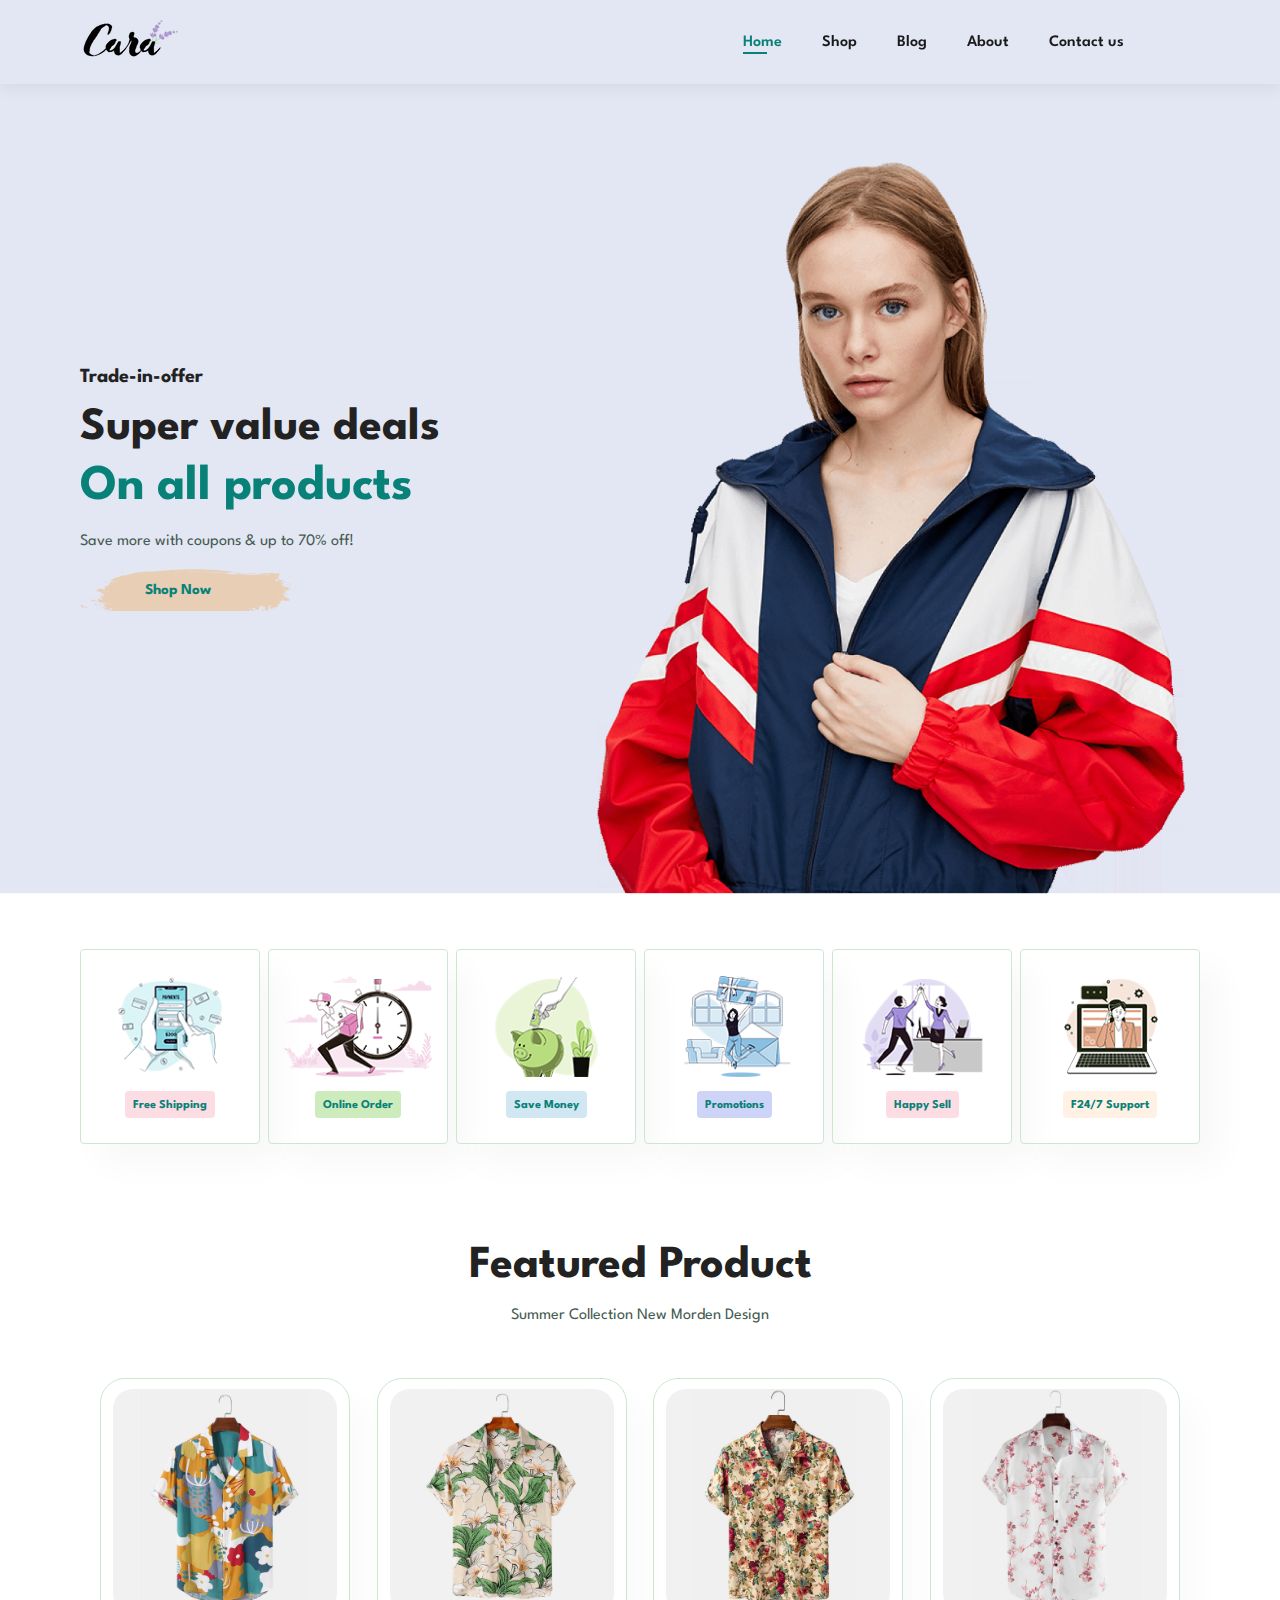
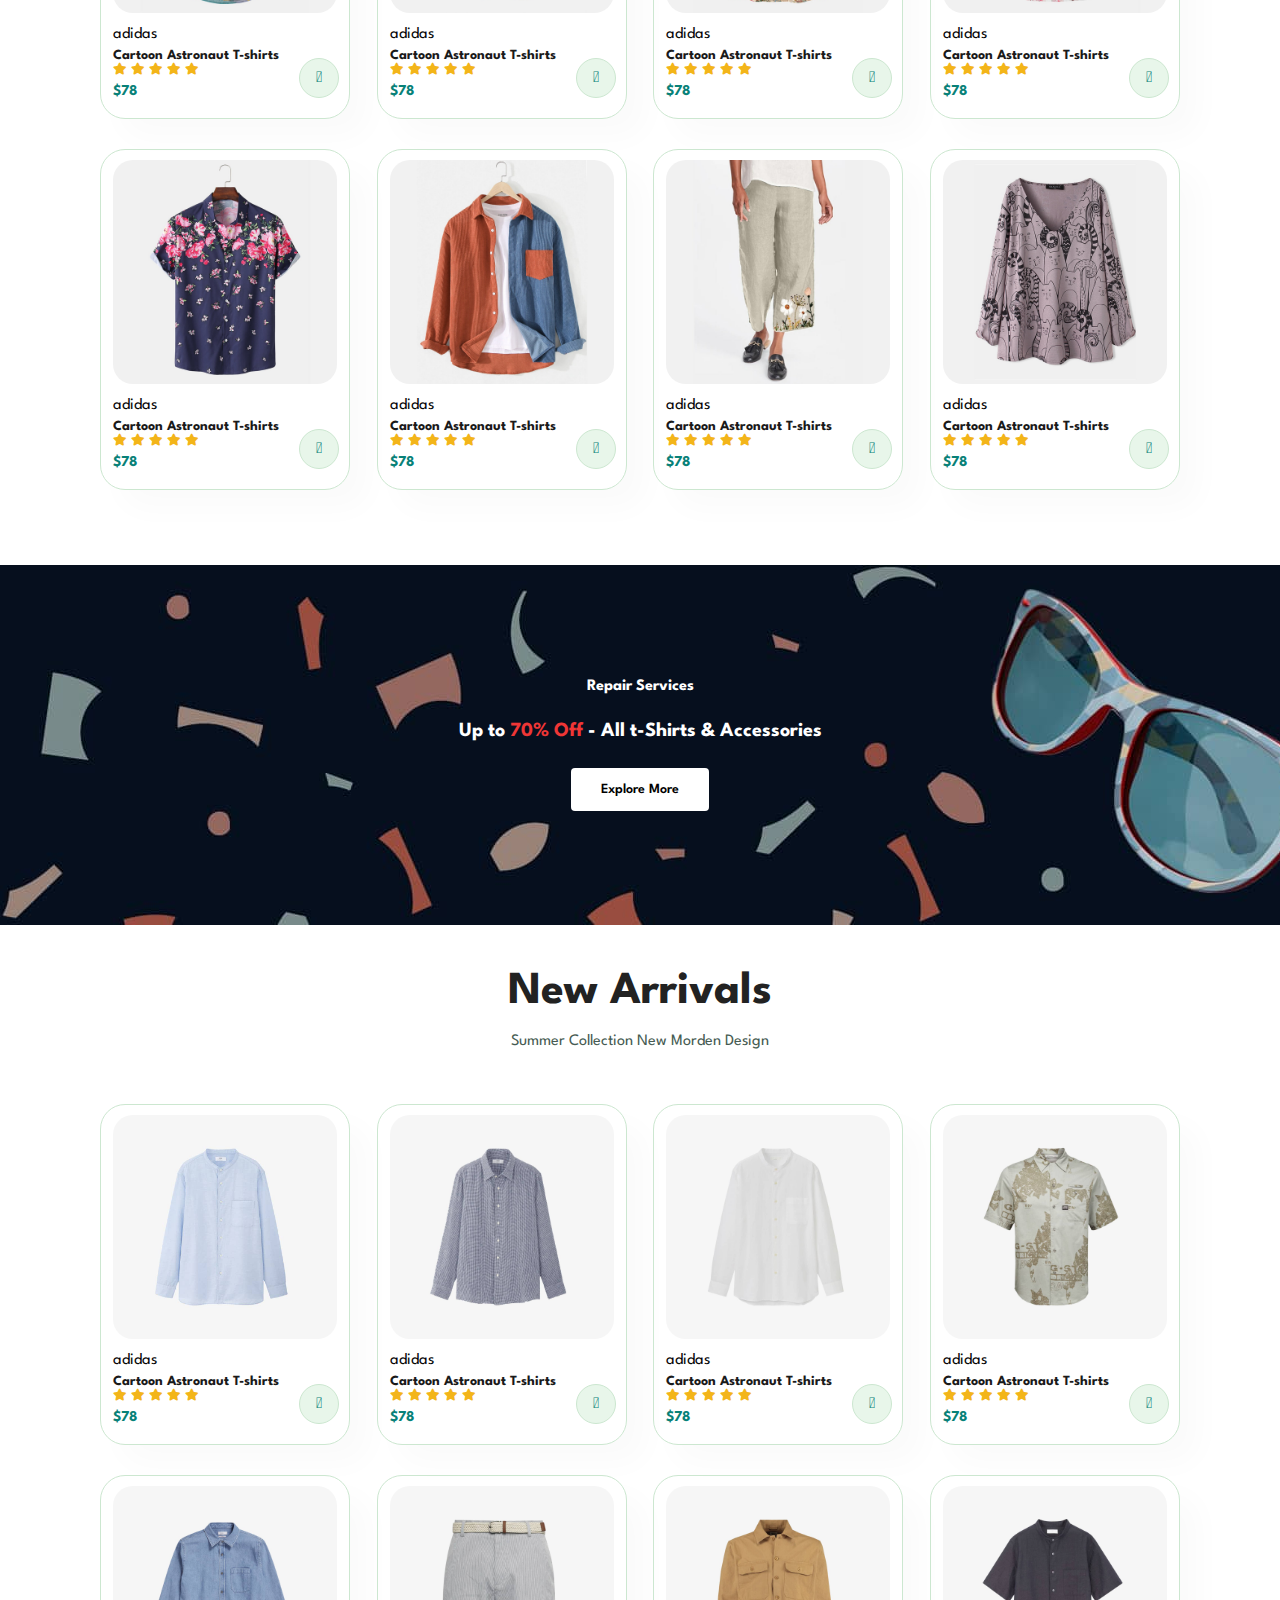
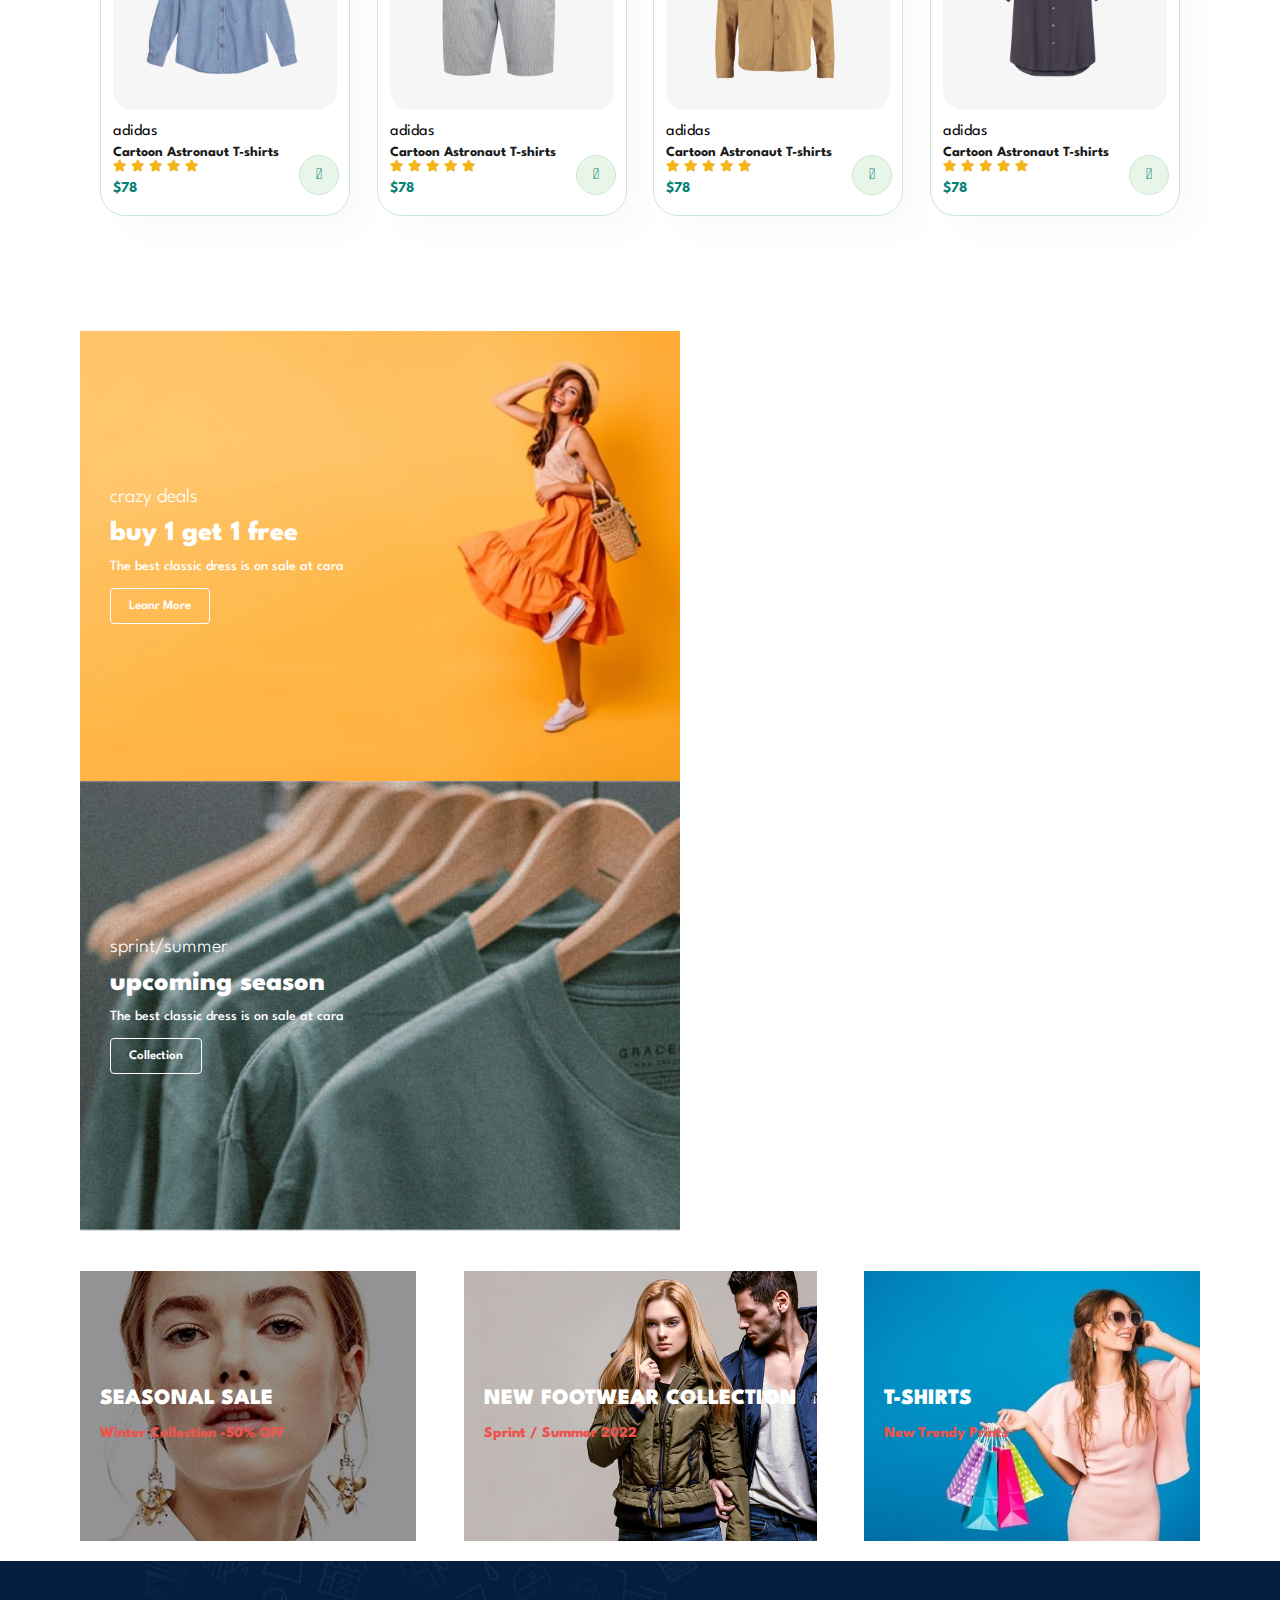
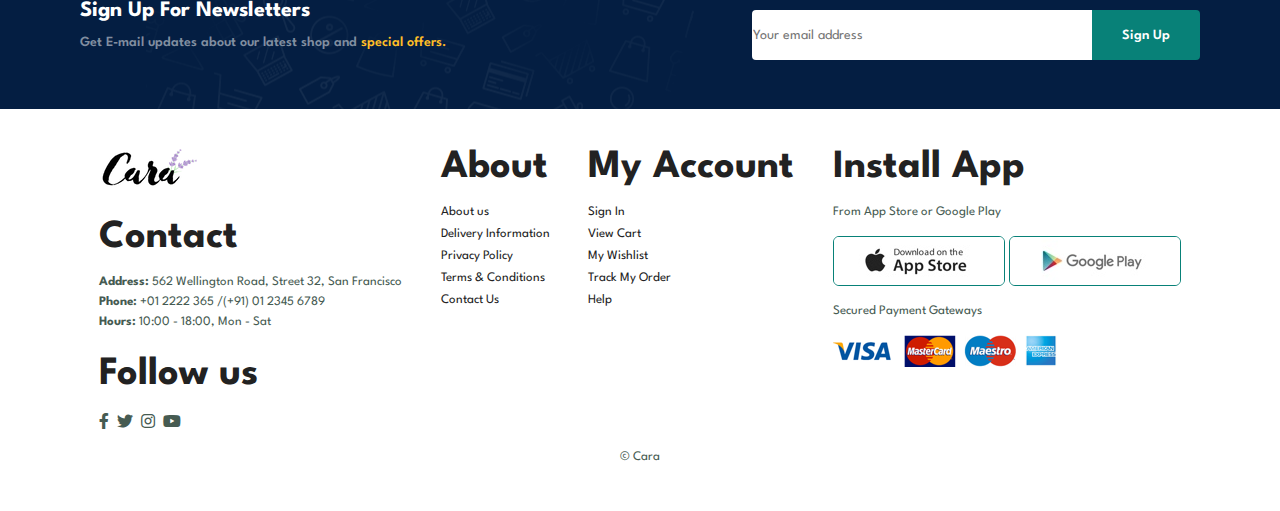
<file: index.html>
<!DOCTYPE html>
<!--[if lt IE 7]>      <html class="no-js lt-ie9 lt-ie8 lt-ie7"> <![endif]-->
<!--[if IE 7]>         <html class="no-js lt-ie9 lt-ie8"> <![endif]-->
<!--[if IE 8]>         <html class="no-js lt-ie9"> <![endif]-->
<!--[if gt IE 8]>      <html class="no-js"> <!--<![endif]-->
<html>
  <head>
    <meta charset="utf-8" />
    <meta http-equiv="X-UA-Compatible" content="IE=edge" />
    <title>Ecommerce</title>
    <meta name="description" content="" />
    <meta name="viewport" content="width=device-width, initial-scale=1" />
    <link rel="stylesheet" href="style.css" />
    <link
      rel="stylesheet"
      href="https://pro.fontawesome.com/releases/v5.10.0/css/all.css"
    />
  </head>
  <body>
    <section id="header">
      <a href="#"><img src="img/logo.png" class="logo" alt="logo image" /></a>

      <div>
        <ul id="navbar">
          <li><a class="active" href="index.html">Home</a></li>
          <li><a href="shop.html">Shop</a></li>
          <li><a href="blog.html">Blog</a></li>
          <li><a href="about.html">About</a></li>
          <li><a href="contact.html">Contact us</a></li>
          <li>
            <a href="cart.html" id="lg-bag"
              ><i class="far fa-shopping-bag"></i
            ></a>
          </li>
          <a href="#" id="close"><i class="far fa-times"></i></a>
        </ul>
      </div>
      <div id="mobile">
        <a href="cart.html"><i class="far fa-shopping-bag"></i></a>
        <i id="bar" class="fas fa-outdent"></i>
      </div>
    </section>

    <section id="hero">
      <h4>Trade-in-offer</h4>
      <h2>Super value deals</h2>
      <h1>On all products</h1>
      <p>Save more with coupons & up to 70% off!</p>
      <button>Shop Now</button>
    </section>

    <section id="feature" class="section-p1">
      <div class="fe-box">
        <img src="img/features/f1.png" alt="" />
        <h6>Free Shipping</h6>
      </div>

      <div class="fe-box">
        <img src="img/features/f2.png" alt="" />
        <h6>Online Order</h6>
      </div>

      <div class="fe-box">
        <img src="img/features/f3.png" alt="" />
        <h6>Save Money</h6>
      </div>

      <div class="fe-box">
        <img src="img/features/f4.png" alt="" />
        <h6>Promotions</h6>
      </div>

      <div class="fe-box">
        <img src="img/features/f5.png" alt="" />
        <h6>Happy Sell</h6>
      </div>

      <div class="fe-box">
        <img src="img/features/f6.png" alt="" />
        <h6>F24/7 Support</h6>
      </div>
    </section>

    <section id="product1" class="section-p1">
      <h2>Featured Product</h2>
      <p>Summer Collection New Morden Design</p>
      <div class="pro-container">
        <div class="pro">
          <img src="img/products/f1.jpg" alt="" />
          <div class="des">
            <span>adidas</span>
            <h5>Cartoon Astronaut T-shirts</h5>
            <div class="star">
              <i class="fas fa-star"></i>
              <i class="fas fa-star"></i>
              <i class="fas fa-star"></i>
              <i class="fas fa-star"></i>
              <i class="fas fa-star"></i>
            </div>
            <h4>$78</h4>
          </div>
          <a href="#"><i class="fal fa-shopping-cart cart"></i></a>
        </div>

        <div class="pro">
          <img src="img/products/f2.jpg" alt="" />
          <div class="des">
            <span>adidas</span>
            <h5>Cartoon Astronaut T-shirts</h5>
            <div class="star">
              <i class="fas fa-star"></i>
              <i class="fas fa-star"></i>
              <i class="fas fa-star"></i>
              <i class="fas fa-star"></i>
              <i class="fas fa-star"></i>
            </div>
            <h4>$78</h4>
          </div>
          <a href="#"><i class="fal fa-shopping-cart cart"></i></a>
        </div>

        <div class="pro">
          <img src="img/products/f3.jpg" alt="" />
          <div class="des">
            <span>adidas</span>
            <h5>Cartoon Astronaut T-shirts</h5>
            <div class="star">
              <i class="fas fa-star"></i>
              <i class="fas fa-star"></i>
              <i class="fas fa-star"></i>
              <i class="fas fa-star"></i>
              <i class="fas fa-star"></i>
            </div>
            <h4>$78</h4>
          </div>
          <a href="#"><i class="fal fa-shopping-cart cart"></i></a>
        </div>

        <div class="pro">
          <img src="img/products/f4.jpg" alt="" />
          <div class="des">
            <span>adidas</span>
            <h5>Cartoon Astronaut T-shirts</h5>
            <div class="star">
              <i class="fas fa-star"></i>
              <i class="fas fa-star"></i>
              <i class="fas fa-star"></i>
              <i class="fas fa-star"></i>
              <i class="fas fa-star"></i>
            </div>
            <h4>$78</h4>
          </div>
          <a href="#"><i class="fal fa-shopping-cart cart"></i></a>
        </div>

        <div class="pro">
          <img src="img/products/f5.jpg" alt="" />
          <div class="des">
            <span>adidas</span>
            <h5>Cartoon Astronaut T-shirts</h5>
            <div class="star">
              <i class="fas fa-star"></i>
              <i class="fas fa-star"></i>
              <i class="fas fa-star"></i>
              <i class="fas fa-star"></i>
              <i class="fas fa-star"></i>
            </div>
            <h4>$78</h4>
          </div>
          <a href="#"><i class="fal fa-shopping-cart cart"></i></a>
        </div>

        <div class="pro">
          <img src="img/products/f6.jpg" alt="" />
          <div class="des">
            <span>adidas</span>
            <h5>Cartoon Astronaut T-shirts</h5>
            <div class="star">
              <i class="fas fa-star"></i>
              <i class="fas fa-star"></i>
              <i class="fas fa-star"></i>
              <i class="fas fa-star"></i>
              <i class="fas fa-star"></i>
            </div>
            <h4>$78</h4>
          </div>
          <a href="#"><i class="fal fa-shopping-cart cart"></i></a>
        </div>

        <div class="pro">
          <img src="img/products/f7.jpg" alt="" />
          <div class="des">
            <span>adidas</span>
            <h5>Cartoon Astronaut T-shirts</h5>
            <div class="star">
              <i class="fas fa-star"></i>
              <i class="fas fa-star"></i>
              <i class="fas fa-star"></i>
              <i class="fas fa-star"></i>
              <i class="fas fa-star"></i>
            </div>
            <h4>$78</h4>
          </div>
          <a href="#"><i class="fal fa-shopping-cart cart"></i></a>
        </div>

        <div class="pro">
          <img src="img/products/f8.jpg" alt="" />
          <div class="des">
            <span>adidas</span>
            <h5>Cartoon Astronaut T-shirts</h5>
            <div class="star">
              <i class="fas fa-star"></i>
              <i class="fas fa-star"></i>
              <i class="fas fa-star"></i>
              <i class="fas fa-star"></i>
              <i class="fas fa-star"></i>
            </div>
            <h4>$78</h4>
          </div>
          <a href="#"><i class="fal fa-shopping-cart cart"></i></a>
        </div>
      </div>
    </section>

    <section id="banner" class="section-m1">
      <h4>Repair Services</h4>
      <h2>Up to <span>70% Off</span> - All t-Shirts & Accessories</h2>
      <button class="normal">Explore More</button>
    </section>

    <section id="product1" class="section-p1">
      <h2>New Arrivals</h2>
      <p>Summer Collection New Morden Design</p>
      <div class="pro-container">
        <div class="pro">
          <img src="img/products/n1.jpg" alt="" />
          <div class="des">
            <span>adidas</span>
            <h5>Cartoon Astronaut T-shirts</h5>
            <div class="star">
              <i class="fas fa-star"></i>
              <i class="fas fa-star"></i>
              <i class="fas fa-star"></i>
              <i class="fas fa-star"></i>
              <i class="fas fa-star"></i>
            </div>
            <h4>$78</h4>
          </div>
          <a href="#"><i class="fal fa-shopping-cart cart"></i></a>
        </div>

        <div class="pro">
          <img src="img/products/n2.jpg" alt="" />
          <div class="des">
            <span>adidas</span>
            <h5>Cartoon Astronaut T-shirts</h5>
            <div class="star">
              <i class="fas fa-star"></i>
              <i class="fas fa-star"></i>
              <i class="fas fa-star"></i>
              <i class="fas fa-star"></i>
              <i class="fas fa-star"></i>
            </div>
            <h4>$78</h4>
          </div>
          <a href="#"><i class="fal fa-shopping-cart cart"></i></a>
        </div>

        <div class="pro">
          <img src="img/products/n3.jpg" alt="" />
          <div class="des">
            <span>adidas</span>
            <h5>Cartoon Astronaut T-shirts</h5>
            <div class="star">
              <i class="fas fa-star"></i>
              <i class="fas fa-star"></i>
              <i class="fas fa-star"></i>
              <i class="fas fa-star"></i>
              <i class="fas fa-star"></i>
            </div>
            <h4>$78</h4>
          </div>
          <a href="#"><i class="fal fa-shopping-cart cart"></i></a>
        </div>

        <div class="pro">
          <img src="img/products/n4.jpg" alt="" />
          <div class="des">
            <span>adidas</span>
            <h5>Cartoon Astronaut T-shirts</h5>
            <div class="star">
              <i class="fas fa-star"></i>
              <i class="fas fa-star"></i>
              <i class="fas fa-star"></i>
              <i class="fas fa-star"></i>
              <i class="fas fa-star"></i>
            </div>
            <h4>$78</h4>
          </div>
          <a href="#"><i class="fal fa-shopping-cart cart"></i></a>
        </div>

        <div class="pro">
          <img src="img/products/n5.jpg" alt="" />
          <div class="des">
            <span>adidas</span>
            <h5>Cartoon Astronaut T-shirts</h5>
            <div class="star">
              <i class="fas fa-star"></i>
              <i class="fas fa-star"></i>
              <i class="fas fa-star"></i>
              <i class="fas fa-star"></i>
              <i class="fas fa-star"></i>
            </div>
            <h4>$78</h4>
          </div>
          <a href="#"><i class="fal fa-shopping-cart cart"></i></a>
        </div>

        <div class="pro">
          <img src="img/products/n6.jpg" alt="" />
          <div class="des">
            <span>adidas</span>
            <h5>Cartoon Astronaut T-shirts</h5>
            <div class="star">
              <i class="fas fa-star"></i>
              <i class="fas fa-star"></i>
              <i class="fas fa-star"></i>
              <i class="fas fa-star"></i>
              <i class="fas fa-star"></i>
            </div>
            <h4>$78</h4>
          </div>
          <a href="#"><i class="fal fa-shopping-cart cart"></i></a>
        </div>

        <div class="pro">
          <img src="img/products/n7.jpg" alt="" />
          <div class="des">
            <span>adidas</span>
            <h5>Cartoon Astronaut T-shirts</h5>
            <div class="star">
              <i class="fas fa-star"></i>
              <i class="fas fa-star"></i>
              <i class="fas fa-star"></i>
              <i class="fas fa-star"></i>
              <i class="fas fa-star"></i>
            </div>
            <h4>$78</h4>
          </div>
          <a href="#"><i class="fal fa-shopping-cart cart"></i></a>
        </div>

        <div class="pro">
          <img src="img/products/n8.jpg" alt="" />
          <div class="des">
            <span>adidas</span>
            <h5>Cartoon Astronaut T-shirts</h5>
            <div class="star">
              <i class="fas fa-star"></i>
              <i class="fas fa-star"></i>
              <i class="fas fa-star"></i>
              <i class="fas fa-star"></i>
              <i class="fas fa-star"></i>
            </div>
            <h4>$78</h4>
          </div>
          <a href="#"><i class="fal fa-shopping-cart cart"></i></a>
        </div>
      </div>
    </section>

    <section id="sm-banner" class="section-p1">
      <div class="banner-box">
        <h4>crazy deals</h4>
        <h2>buy 1 get 1 free</h2>
        <span>The best classic dress is on sale at cara</span>
        <button class="white">Leanr More</button>
      </div>

      <div class="banner-box banner-box2">
        <h4>sprint/summer</h4>
        <h2>upcoming season</h2>
        <span>The best classic dress is on sale at cara</span>
        <button class="white">Collection</button>
      </div>
    </section>

    <section id="banner3">
      <div class="banner-box">
        <h2>SEASONAL SALE</h2>
        <h3>Winter Collection -50% OFF</h3>
      </div>

      <div class="banner-box banner-box2">
        <h2>NEW FOOTWEAR COLLECTION</h2>
        <h3>Sprint / Summer 2022</h3>
      </div>

      <div class="banner-box banner-box3">
        <h2>T-SHIRTS</h2>
        <h3>New Trendy Prints</h3>
      </div>
    </section>

    <section id="newsletter" class="section-p1 section-m1">
      <div class="newstext">
        <h4>Sign Up For Newsletters</h4>
        <p>
          Get E-mail updates about our latest shop and
          <span>special offers.</span>
        </p>
      </div>
      <div class="form">
        <input type="text" placeholder="Your email address" />
        <button class="normal">Sign Up</button>
      </div>
    </section>

    <footer class="section-p1">
      <div class="col">
        <img class="logo" src="img/logo.png" alt="" />
        <h4>Contact</h4>
        <p>
          <strong>Address:</strong> 562 Wellington Road, Street 32, San
          Francisco
        </p>
        <p><strong>Phone:</strong> +01 2222 365 /(+91) 01 2345 6789</p>
        <p><strong>Hours:</strong> 10:00 - 18:00, Mon - Sat</p>
        <div class="follow">
          <h4>Follow us</h4>
          <div class="icon">
            <i class="fab fa-facebook-f"></i>
            <i class="fab fa-twitter"></i>
            <i class="fab fa-instagram"></i>
            <i class="fab fa-youtube"></i>
          </div>
        </div>
      </div>

      <div class="col">
        <h4>About</h4>
        <a href="#">About us</a>
        <a href="#">Delivery Information</a>
        <a href="#">Privacy Policy</a>
        <a href="#">Terms & Conditions</a>
        <a href="#">Contact Us</a>
      </div>

      <div class="col">
        <h4>My Account</h4>
        <a href="#">Sign In</a>
        <a href="#">View Cart</a>
        <a href="#">My Wishlist</a>
        <a href="#">Track My Order</a>
        <a href="#">Help</a>
      </div>

      <div class="col install">
        <h4>Install App</h4>
        <p>From App Store or Google Play</p>
        <div class="row">
          <img src="img/pay/app.jpg" alt="" />
          <img src="img/pay/play.jpg" alt="" />
        </div>
        <p>Secured Payment Gateways</p>
        <img src="img/pay/pay.png" alt="" />
      </div>

      <div class="copyright">
        <p>© Cara</p>
      </div>
    </footer>

    <script src="script.js" async defer></script>
  </body>
</html>
</file>
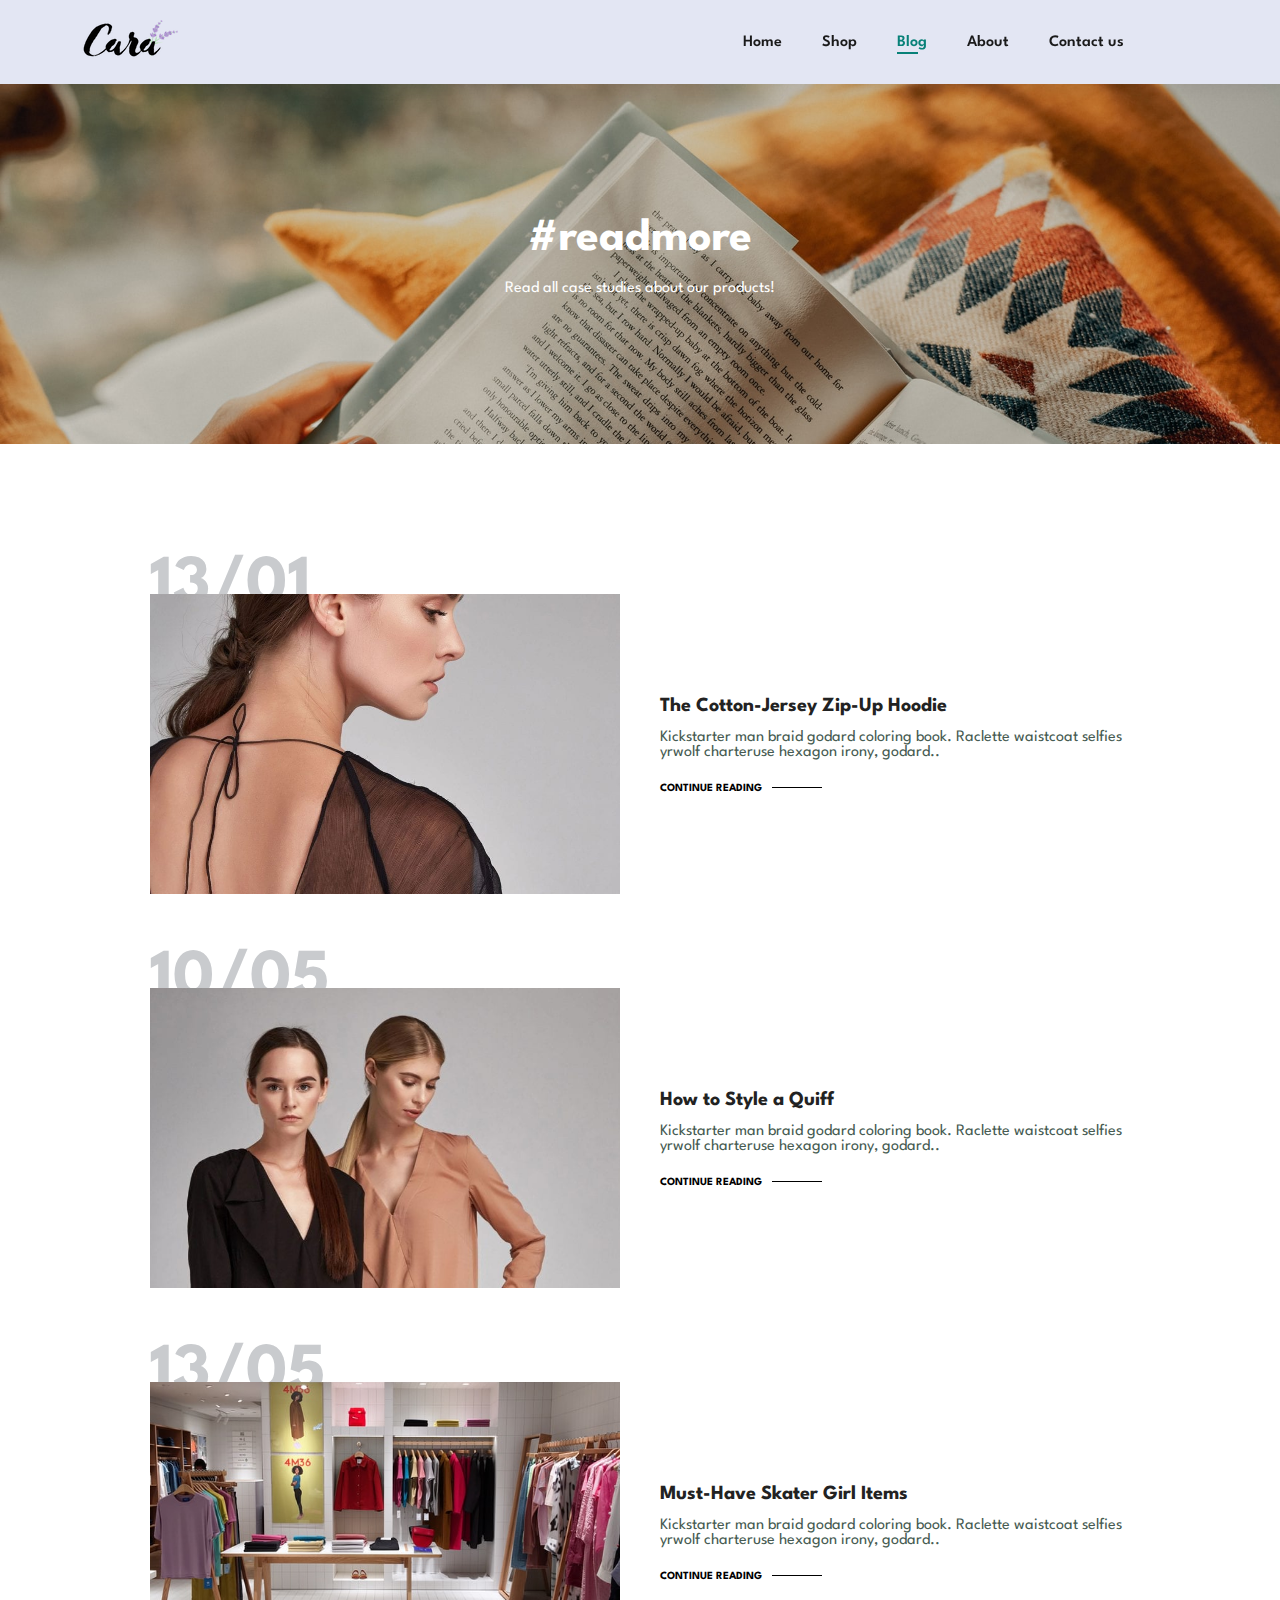
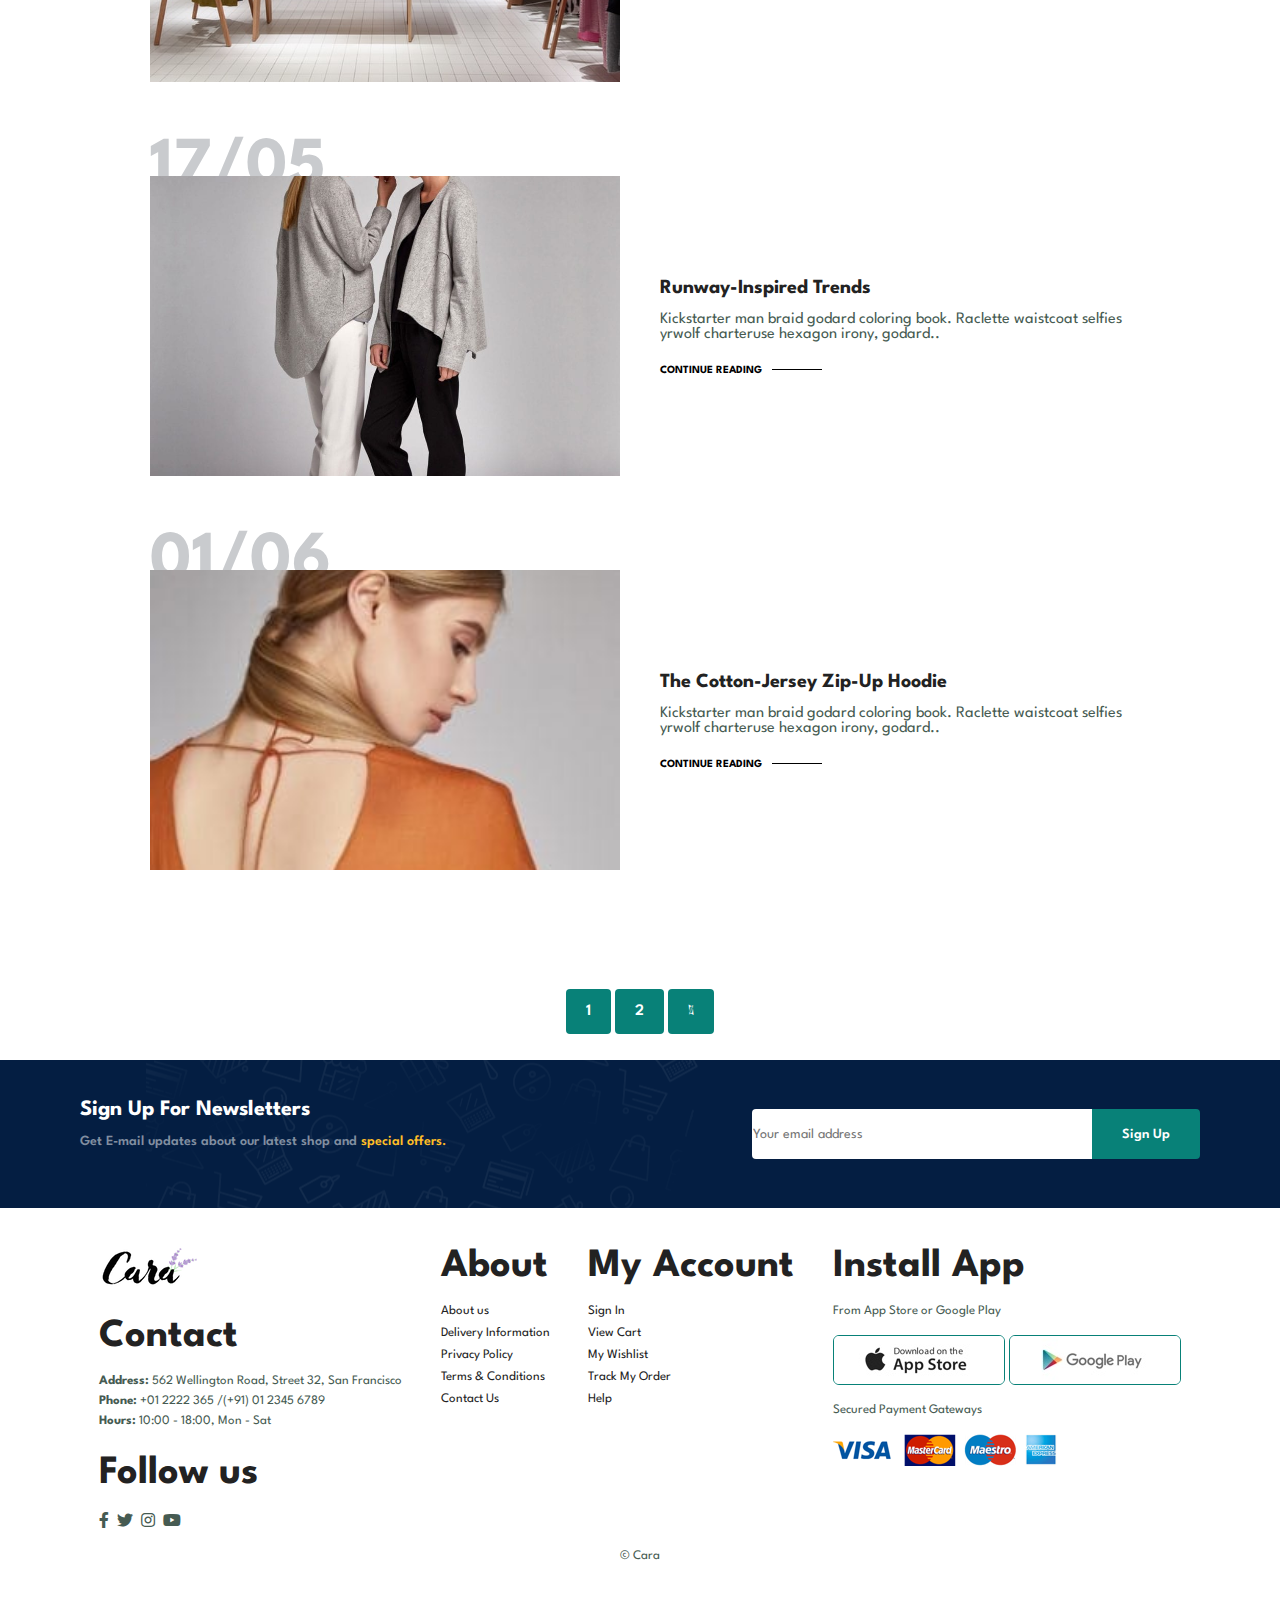
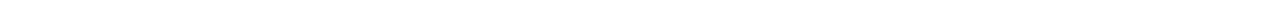
<file: blog.html>
<!DOCTYPE html>
<!--[if lt IE 7]>      <html class="no-js lt-ie9 lt-ie8 lt-ie7"> <![endif]-->
<!--[if IE 7]>         <html class="no-js lt-ie9 lt-ie8"> <![endif]-->
<!--[if IE 8]>         <html class="no-js lt-ie9"> <![endif]-->
<!--[if gt IE 8]>      <html class="no-js"> <!--<![endif]-->
<html>
  <head>
    <meta charset="utf-8" />
    <meta http-equiv="X-UA-Compatible" content="IE=edge" />
    <title>Ecommerce</title>
    <meta name="description" content="" />
    <meta name="viewport" content="width=device-width, initial-scale=1" />
    <link rel="stylesheet" href="style.css" />
    <link
      rel="stylesheet"
      href="https://pro.fontawesome.com/releases/v5.10.0/css/all.css"
    />
  </head>
  <body>
    <section id="header">
      <a href="#"><img src="img/logo.png" class="logo" alt="logo image" /></a>

      <div>
        <ul id="navbar">
          <li>
            <a href="index.html">Home</a>
          </li>
          <li>
            <a href="shop.html">Shop</a>
          </li>
          <li>
            <a class="active" href="blog.html">Blog</a>
          </li>
          <li>
            <a href="about.html">About</a>
          </li>
          <li>
            <a href="contact.html">Contact us</a>
          </li>
          <li>
            <a href="cart.html" id="lg-bag"
              ><i class="far fa-shopping-bag"></i
            ></a>
          </li>
          <a href="#" id="close"><i class="far fa-times"></i></a>
        </ul>
      </div>
      <div id="mobile">
        <a href="cart.html"><i class="far fa-shopping-bag"></i></a>
        <i id="bar" class="fas fa-outdent"></i>
      </div>
    </section>

    <section id="page-header" class="blog-header">
      <h2>#readmore</h2>
      <p>Read all case studies about our products!</p>
    </section>

    <section id="blog">
      <div class="blog-box">
        <div class="blog-img">
          <img src="img/blog/b1.jpg" alt="" />
        </div>
        <div class="blog-details">
          <h4>The Cotton-Jersey Zip-Up Hoodie</h4>
          <p>
            Kickstarter man braid godard coloring book. Raclette waistcoat
            selfies yrwolf charteruse hexagon irony, godard..
          </p>
          <a href="#">CONTINUE READING</a>
        </div>
        <h1>13/01</h1>
      </div>

      <div class="blog-box">
        <div class="blog-img">
          <img src="img/blog/b2.jpg" alt="" />
        </div>
        <div class="blog-details">
          <h4>How to Style a Quiff</h4>
          <p>
            Kickstarter man braid godard coloring book. Raclette waistcoat
            selfies yrwolf charteruse hexagon irony, godard..
          </p>
          <a href="#">CONTINUE READING</a>
        </div>
        <h1>10/05</h1>
      </div>

      <div class="blog-box">
        <div class="blog-img">
          <img src="img/blog/b3.jpg" alt="" />
        </div>
        <div class="blog-details">
          <h4>Must-Have Skater Girl Items</h4>
          <p>
            Kickstarter man braid godard coloring book. Raclette waistcoat
            selfies yrwolf charteruse hexagon irony, godard..
          </p>
          <a href="#">CONTINUE READING</a>
        </div>
        <h1>13/05</h1>
      </div>

      <div class="blog-box">
        <div class="blog-img">
          <img src="img/blog/b4.jpg" alt="" />
        </div>
        <div class="blog-details">
          <h4>Runway-Inspired Trends</h4>
          <p>
            Kickstarter man braid godard coloring book. Raclette waistcoat
            selfies yrwolf charteruse hexagon irony, godard..
          </p>
          <a href="#">CONTINUE READING</a>
        </div>
        <h1>17/05</h1>
      </div>

      <div class="blog-box">
        <div class="blog-img">
          <img src="img/blog/b7.jpg" alt="" />
        </div>
        <div class="blog-details">
          <h4>The Cotton-Jersey Zip-Up Hoodie</h4>
          <p>
            Kickstarter man braid godard coloring book. Raclette waistcoat
            selfies yrwolf charteruse hexagon irony, godard..
          </p>
          <a href="#">CONTINUE READING</a>
        </div>
        <h1>01/06</h1>
      </div>
    </section>

    <section id="pagination" class="section-p1">
      <a href="#">1</a>
      <a href="#">2</a>
      <a href="#"><i class="fal fa-long-arrow-alt-right"></i></a>
    </section>

    <section id="newsletter" class="section-p1 section-m1">
      <div class="newstext">
        <h4>Sign Up For Newsletters</h4>
        <p>
          Get E-mail updates about our latest shop and
          <span>special offers.</span>
        </p>
      </div>
      <div class="form">
        <input type="text" placeholder="Your email address" />
        <button class="normal">Sign Up</button>
      </div>
    </section>

    <footer class="section-p1">
      <div class="col">
        <img class="logo" src="img/logo.png" alt="" />
        <h4>Contact</h4>
        <p>
          <strong>Address:</strong> 562 Wellington Road, Street 32, San
          Francisco
        </p>
        <p><strong>Phone:</strong> +01 2222 365 /(+91) 01 2345 6789</p>
        <p><strong>Hours:</strong> 10:00 - 18:00, Mon - Sat</p>
        <div class="follow">
          <h4>Follow us</h4>
          <div class="icon">
            <i class="fab fa-facebook-f"></i>
            <i class="fab fa-twitter"></i>
            <i class="fab fa-instagram"></i>
            <i class="fab fa-youtube"></i>
          </div>
        </div>
      </div>

      <div class="col">
        <h4>About</h4>
        <a href="#">About us</a>
        <a href="#">Delivery Information</a>
        <a href="#">Privacy Policy</a>
        <a href="#">Terms & Conditions</a>
        <a href="#">Contact Us</a>
      </div>

      <div class="col">
        <h4>My Account</h4>
        <a href="#">Sign In</a>
        <a href="#">View Cart</a>
        <a href="#">My Wishlist</a>
        <a href="#">Track My Order</a>
        <a href="#">Help</a>
      </div>

      <div class="col install">
        <h4>Install App</h4>
        <p>From App Store or Google Play</p>
        <div class="row">
          <img src="img/pay/app.jpg" alt="" />
          <img src="img/pay/play.jpg" alt="" />
        </div>
        <p>Secured Payment Gateways</p>
        <img src="img/pay/pay.png" alt="" />
      </div>

      <div class="copyright">
        <p>© Cara</p>
      </div>
    </footer>

    <script src="script.js" async defer></script>
  </body>
</html>
</file>
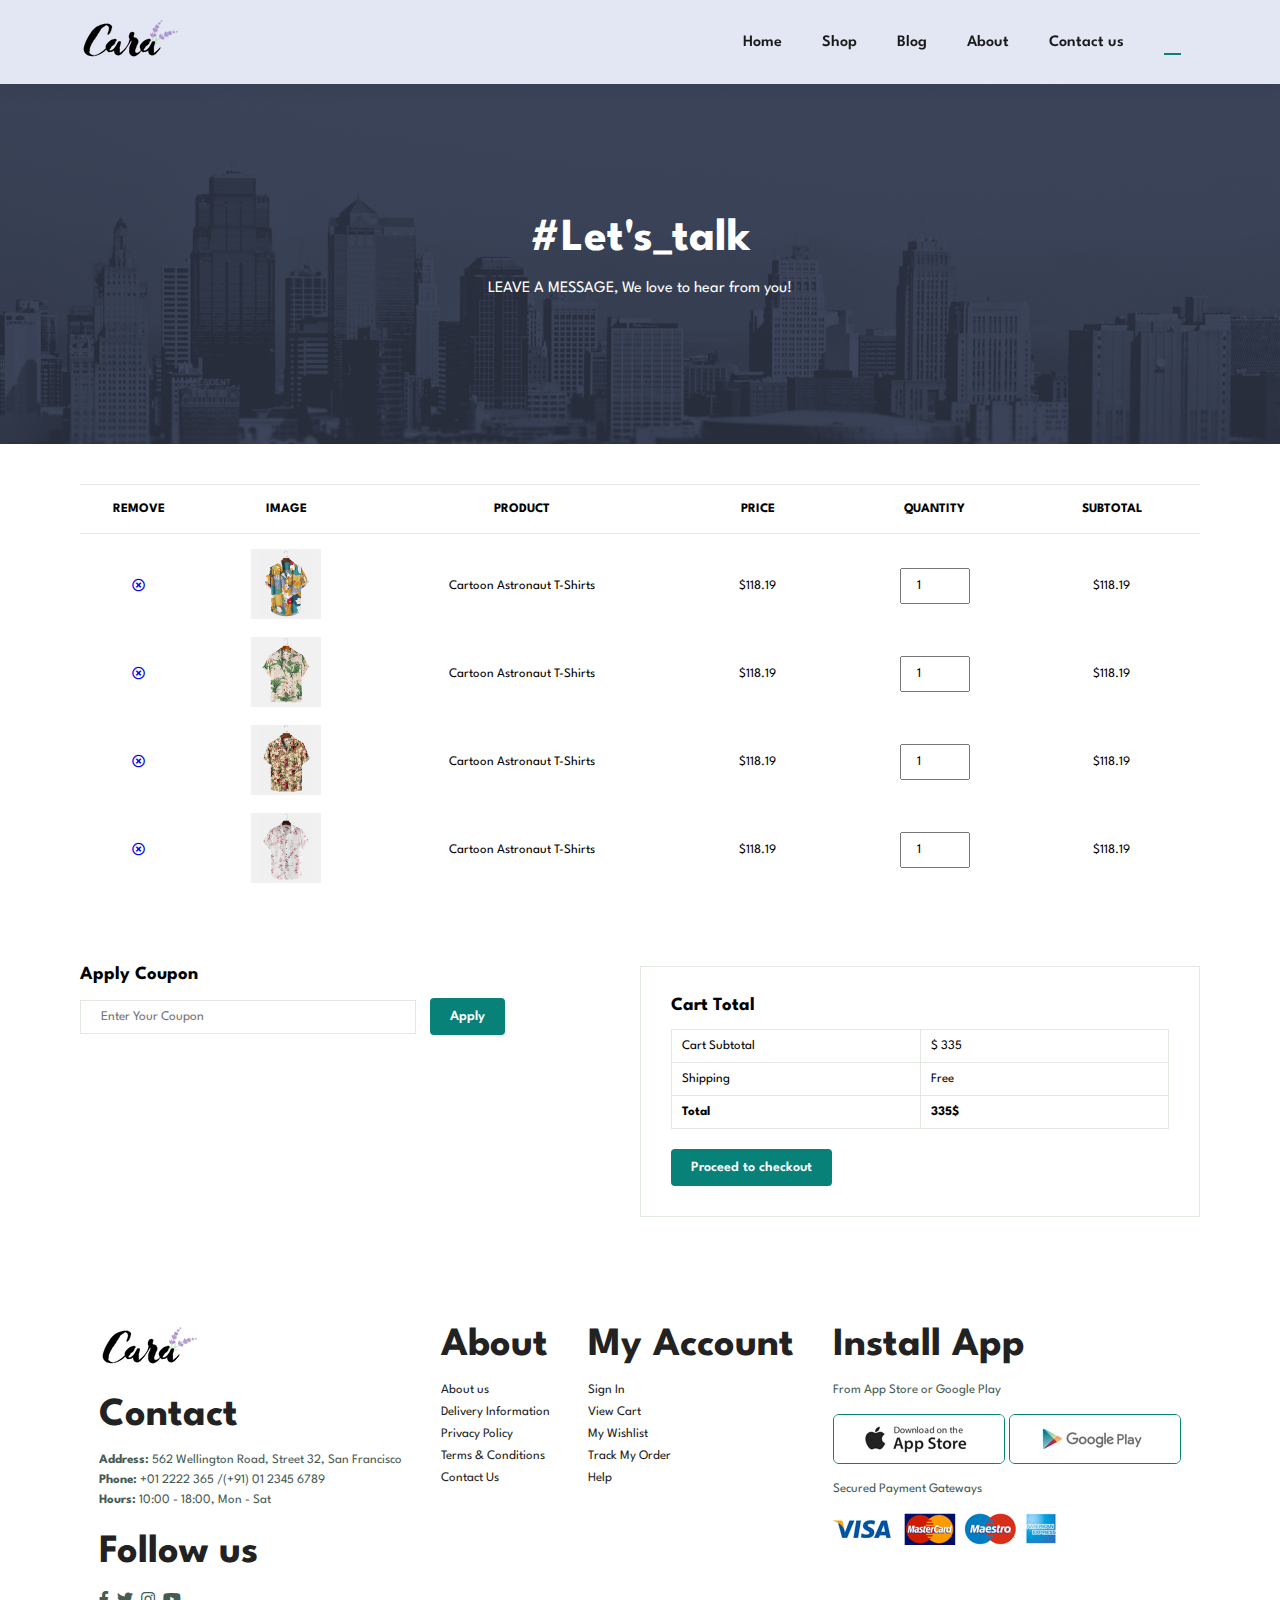
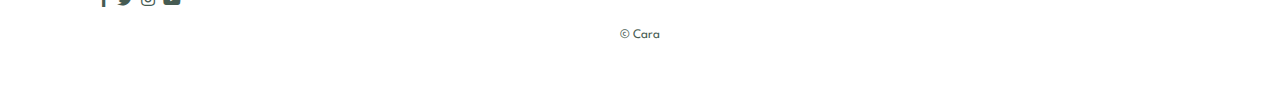
<file: cart.html>
<!DOCTYPE html>
<!--[if lt IE 7]>      <html class="no-js lt-ie9 lt-ie8 lt-ie7"> <![endif]-->
<!--[if IE 7]>         <html class="no-js lt-ie9 lt-ie8"> <![endif]-->
<!--[if IE 8]>         <html class="no-js lt-ie9"> <![endif]-->
<!--[if gt IE 8]>      <html class="no-js"> <!--<![endif]-->
<html>
  <head>
    <meta charset="utf-8" />
    <meta http-equiv="X-UA-Compatible" content="IE=edge" />
    <title>Ecommerce</title>
    <meta name="description" content="" />
    <meta name="viewport" content="width=device-width, initial-scale=1" />
    <link rel="stylesheet" href="style.css" />
    <link
      rel="stylesheet"
      href="https://pro.fontawesome.com/releases/v5.10.0/css/all.css"
    />
  </head>
  <body>
    <section id="header">
      <a href="#"><img src="img/logo.png" class="logo" alt="logo image" /></a>

      <div>
        <ul id="navbar">
          <li>
            <a href="index.html">Home</a>
          </li>
          <li>
            <a href="shop.html">Shop</a>
          </li>
          <li>
            <a href="blog.html">Blog</a>
          </li>
          <li>
            <a href="about.html">About</a>
          </li>
          <li>
            <a href="contact.html">Contact us</a>
          </li>
          <li>
            <a class="active" href="cart.html" id="lg-bag"
              ><i class="far fa-shopping-bag"></i
            ></a>
          </li>
          <a href="#" id="close"><i class="far fa-times"></i></a>
        </ul>
      </div>
      <div id="mobile">
        <a href="cart.html"><i class="far fa-shopping-bag"></i></a>
        <i id="bar" class="fas fa-outdent"></i>
      </div>
    </section>

    <section id="page-header" class="about-header">
      <h2>#Let's_talk</h2>
      <p>LEAVE A MESSAGE, We love to hear from you!</p>
    </section>

    <section id="cart" class="section-p1">
      <table width="100%">
        <thead>
          <tr>
            <td>Remove</td>
            <td>Image</td>
            <td>Product</td>
            <td>Price</td>
            <td>Quantity</td>
            <td>Subtotal</td>
          </tr>
        </thead>
        <tbody>
          <tr>
            <td>
              <a href="#"><i class="far fa-times-circle"></i></a>
            </td>
            <td><img src="img/products/f1.jpg" alt="shirt-img" /></td>
            <td>Cartoon Astronaut T-Shirts</td>
            <td>$118.19</td>
            <td><input type="number" value="1" /></td>
            <td>$118.19</td>
          </tr>

          <tr>
            <td>
              <a href="#"><i class="far fa-times-circle"></i></a>
            </td>
            <td><img src="img/products/f2.jpg" alt="shirt-img" /></td>
            <td>Cartoon Astronaut T-Shirts</td>
            <td>$118.19</td>
            <td><input type="number" value="1" /></td>
            <td>$118.19</td>
          </tr>

          <tr>
            <td>
              <a href="#"><i class="far fa-times-circle"></i></a>
            </td>
            <td><img src="img/products/f3.jpg" alt="shirt-img" /></td>
            <td>Cartoon Astronaut T-Shirts</td>
            <td>$118.19</td>
            <td><input type="number" value="1" /></td>
            <td>$118.19</td>
          </tr>

          <tr>
            <td>
              <a href="#"><i class="far fa-times-circle"></i></a>
            </td>
            <td><img src="img/products/f4.jpg" alt="shirt-img" /></td>
            <td>Cartoon Astronaut T-Shirts</td>
            <td>$118.19</td>
            <td><input type="number" value="1" /></td>
            <td>$118.19</td>
          </tr>
        </tbody>
      </table>
    </section>

    <section id="cart-add" class="section-p1">
      <div id="coupon">
        <h3>Apply Coupon</h3>
        <div>
          <input type="text" placeholder="Enter Your Coupon" />
          <button class="normal">Apply</button>
        </div>
      </div>

      <div id="subtotal">
        <h3>Cart Total</h3>
        <table>
          <tr>
            <td>Cart Subtotal</td>
            <td>$ 335</td>
          </tr>

          <tr>
            <td>Shipping</td>
            <td>Free</td>
          </tr>

          <tr>
            <td><strong>Total</strong></td>
            <td><strong>335$</strong></td>
          </tr>
        </table>
        <button class="normal">Proceed to checkout</button>
      </div>
    </section>

    <footer class="section-p1">
      <div class="col">
        <img class="logo" src="img/logo.png" alt="" />
        <h4>Contact</h4>
        <p>
          <strong>Address:</strong> 562 Wellington Road, Street 32, San
          Francisco
        </p>
        <p><strong>Phone:</strong> +01 2222 365 /(+91) 01 2345 6789</p>
        <p><strong>Hours:</strong> 10:00 - 18:00, Mon - Sat</p>
        <div class="follow">
          <h4>Follow us</h4>
          <div class="icon">
            <i class="fab fa-facebook-f"></i>
            <i class="fab fa-twitter"></i>
            <i class="fab fa-instagram"></i>
            <i class="fab fa-youtube"></i>
          </div>
        </div>
      </div>

      <div class="col">
        <h4>About</h4>
        <a href="#">About us</a>
        <a href="#">Delivery Information</a>
        <a href="#">Privacy Policy</a>
        <a href="#">Terms & Conditions</a>
        <a href="#">Contact Us</a>
      </div>

      <div class="col">
        <h4>My Account</h4>
        <a href="#">Sign In</a>
        <a href="#">View Cart</a>
        <a href="#">My Wishlist</a>
        <a href="#">Track My Order</a>
        <a href="#">Help</a>
      </div>

      <div class="col install">
        <h4>Install App</h4>
        <p>From App Store or Google Play</p>
        <div class="row">
          <img src="img/pay/app.jpg" alt="" />
          <img src="img/pay/play.jpg" alt="" />
        </div>
        <p>Secured Payment Gateways</p>
        <img src="img/pay/pay.png" alt="" />
      </div>

      <div class="copyright">
        <p>© Cara</p>
      </div>
    </footer>

    <script src="script.js" async defer></script>
  </body>
</html>
</file>
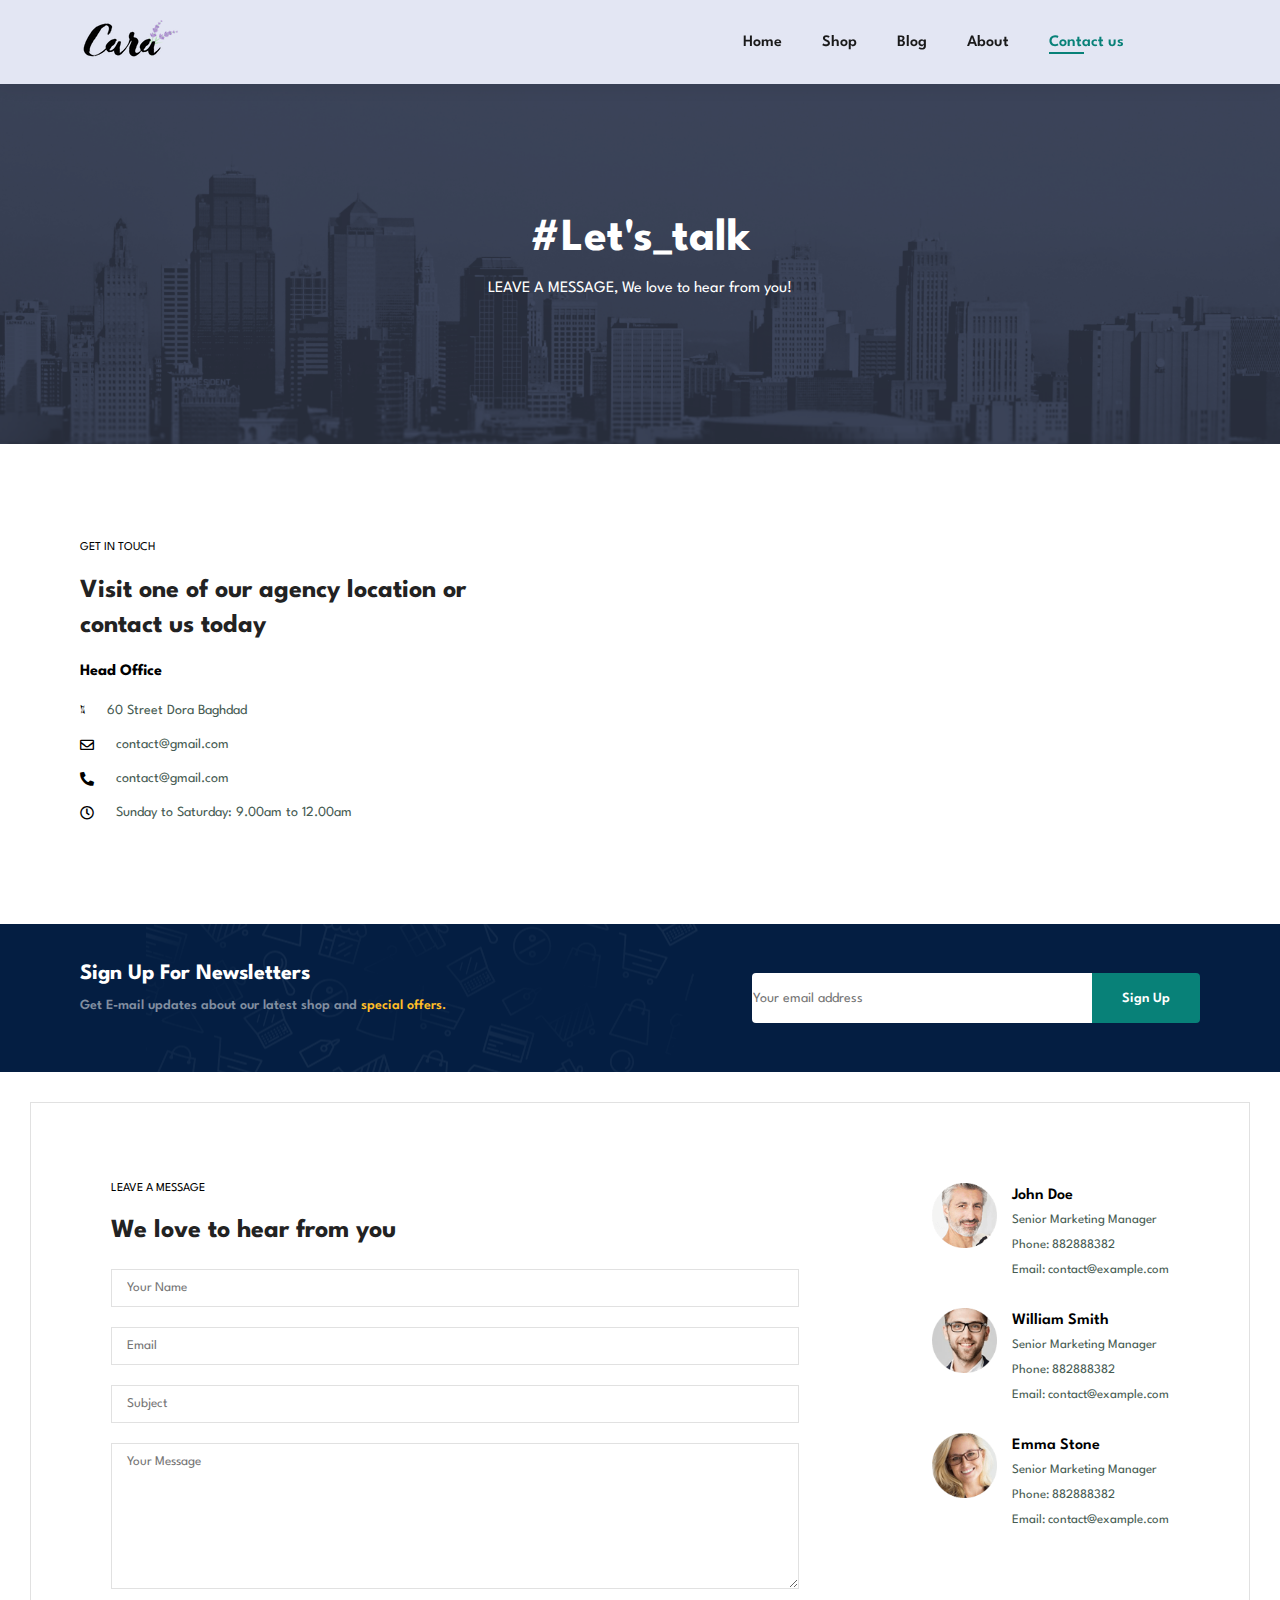
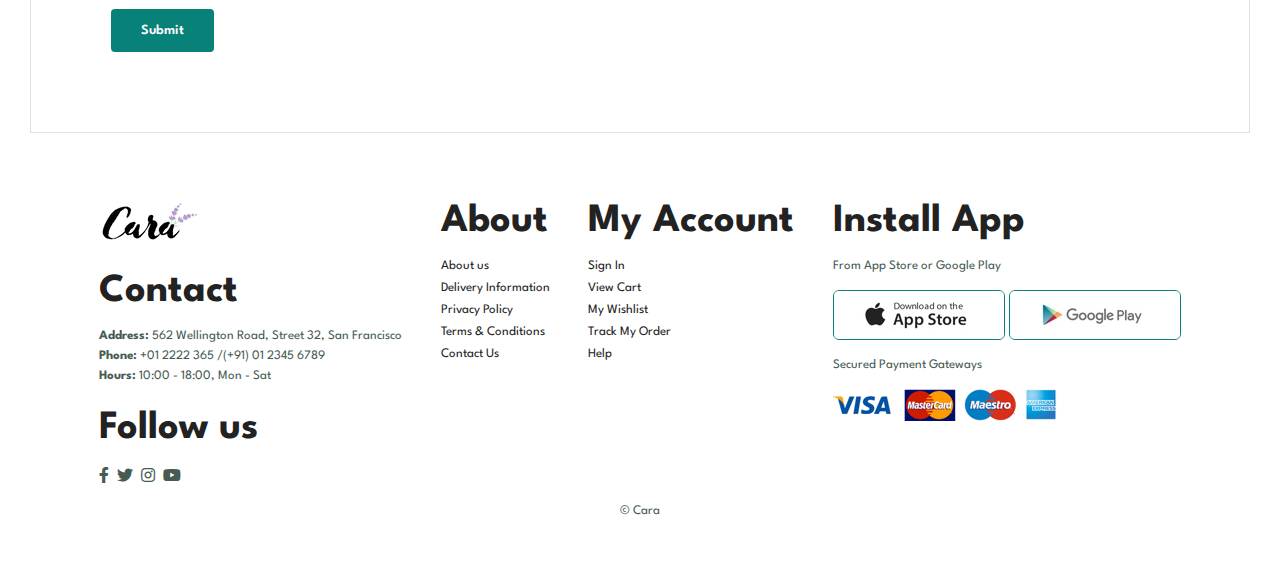
<file: contact.html>
<!DOCTYPE html>
<!--[if lt IE 7]>      <html class="no-js lt-ie9 lt-ie8 lt-ie7"> <![endif]-->
<!--[if IE 7]>         <html class="no-js lt-ie9 lt-ie8"> <![endif]-->
<!--[if IE 8]>         <html class="no-js lt-ie9"> <![endif]-->
<!--[if gt IE 8]>      <html class="no-js"> <!--<![endif]-->
<html>
  <head>
    <meta charset="utf-8" />
    <meta http-equiv="X-UA-Compatible" content="IE=edge" />
    <title>Ecommerce</title>
    <meta name="description" content="" />
    <meta name="viewport" content="width=device-width, initial-scale=1" />
    <link rel="stylesheet" href="style.css" />
    <link
      rel="stylesheet"
      href="https://pro.fontawesome.com/releases/v5.10.0/css/all.css"
    />
  </head>
  <body>
    <section id="header">
      <a href="#"><img src="img/logo.png" class="logo" alt="logo image" /></a>

      <div>
        <ul id="navbar">
          <li>
            <a href="index.html">Home</a>
          </li>
          <li>
            <a href="shop.html">Shop</a>
          </li>
          <li>
            <a href="blog.html">Blog</a>
          </li>
          <li>
            <a href="about.html">About</a>
          </li>
          <li>
            <a class="active" href="contact.html">Contact us</a>
          </li>
          <li>
            <a href="cart.html" id="lg-bag"
              ><i class="far fa-shopping-bag"></i
            ></a>
          </li>
          <a href="#" id="close"><i class="far fa-times"></i></a>
        </ul>
      </div>
      <div id="mobile">
        <a href="cart.html"><i class="far fa-shopping-bag"></i></a>
        <i id="bar" class="fas fa-outdent"></i>
      </div>
    </section>

    <section id="page-header" class="about-header">
      <h2>#Let's_talk</h2>
      <p>LEAVE A MESSAGE, We love to hear from you!</p>
    </section>

    <section id="contact-details" class="section-p1">
      <div class="details">
        <span>GET IN TOUCH</span>
        <h2>Visit one of our agency location or contact us today</h2>
        <h3>Head Office</h3>
        <div>
          <li>
            <i class="fal fa-map"></i>
            <p>60 Street Dora Baghdad</p>
          </li>
          <li>
            <i class="far fa-envelope"></i>
            <p>contact@gmail.com</p>
          </li>
          <li>
            <i class="fas fa-phone-alt"></i>
            <p>contact@gmail.com</p>
          </li>
          <li>
            <i class="far fa-clock"></i>
            <p>Sunday to Saturday: 9.00am to 12.00am</p>
          </li>
        </div>
      </div>
      <div class="map">
        <iframe
          src="https://www.google.com/maps/embed?pb=!1m18!1m12!1m3!1d3337.0216784473937!2d44.39164267640842!3d33.23973547347367!2m3!1f0!2f0!3f0!3m2!1i1024!2i768!4f13.1!3m3!1m2!1s0x1559d52d861b7e03%3A0xc18af125d30d6332!2s60%20Street%2C%20Baghdad%2C%20Baghdad%20Governorate!5e0!3m2!1sen!2siq!4v1717543882509!5m2!1sen!2siq"
          width="600"
          height="450"
          style="border: 0"
          allowfullscreen=""
          loading="lazy"
          referrerpolicy="no-referrer-when-downgrade"
        ></iframe>
      </div>
    </section>

    <section id="newsletter" class="section-p1 section-m1">
      <div class="newstext">
        <h4>Sign Up For Newsletters</h4>
        <p>
          Get E-mail updates about our latest shop and
          <span>special offers.</span>
        </p>
      </div>
      <div class="form">
        <input type="text" placeholder="Your email address" />
        <button class="normal">Sign Up</button>
      </div>
    </section>

    <section id="form-details">
      <form action="">
        <span>LEAVE A MESSAGE</span>
        <h2>We love to hear from you</h2>
        <input type="text" placeholder="Your Name" />
        <input type="text" placeholder="Email" />
        <input type="text" placeholder="Subject" />
        <textarea
          name=""
          id=""
          cols="30"
          rows="10"
          placeholder="Your Message"
        ></textarea>
        <button class="normal">Submit</button>
      </form>

      <div class="people">
        <div>
          <img src="img/people/1.png" alt="" />
          <p>
            <span>John Doe</span> Senior Marketing Manager <br />
            Phone: 882888382 <br />Email: contact@example.com
          </p>
        </div>

        <div>
          <img src="img/people/2.png" alt="" />
          <p>
            <span>William Smith</span> Senior Marketing Manager <br />
            Phone: 882888382 <br />Email: contact@example.com
          </p>
        </div>

        <div>
          <img src="img/people/3.png" alt="" />
          <p>
            <span>Emma Stone</span> Senior Marketing Manager <br />
            Phone: 882888382 <br />Email: contact@example.com
          </p>
        </div>
      </div>
    </section>

    <footer class="section-p1">
      <div class="col">
        <img class="logo" src="img/logo.png" alt="" />
        <h4>Contact</h4>
        <p>
          <strong>Address:</strong> 562 Wellington Road, Street 32, San
          Francisco
        </p>
        <p><strong>Phone:</strong> +01 2222 365 /(+91) 01 2345 6789</p>
        <p><strong>Hours:</strong> 10:00 - 18:00, Mon - Sat</p>
        <div class="follow">
          <h4>Follow us</h4>
          <div class="icon">
            <i class="fab fa-facebook-f"></i>
            <i class="fab fa-twitter"></i>
            <i class="fab fa-instagram"></i>
            <i class="fab fa-youtube"></i>
          </div>
        </div>
      </div>

      <div class="col">
        <h4>About</h4>
        <a href="#">About us</a>
        <a href="#">Delivery Information</a>
        <a href="#">Privacy Policy</a>
        <a href="#">Terms & Conditions</a>
        <a href="#">Contact Us</a>
      </div>

      <div class="col">
        <h4>My Account</h4>
        <a href="#">Sign In</a>
        <a href="#">View Cart</a>
        <a href="#">My Wishlist</a>
        <a href="#">Track My Order</a>
        <a href="#">Help</a>
      </div>

      <div class="col install">
        <h4>Install App</h4>
        <p>From App Store or Google Play</p>
        <div class="row">
          <img src="img/pay/app.jpg" alt="" />
          <img src="img/pay/play.jpg" alt="" />
        </div>
        <p>Secured Payment Gateways</p>
        <img src="img/pay/pay.png" alt="" />
      </div>

      <div class="copyright">
        <p>© Cara</p>
      </div>
    </footer>

    <script src="script.js" async defer></script>
  </body>
</html>
</file>
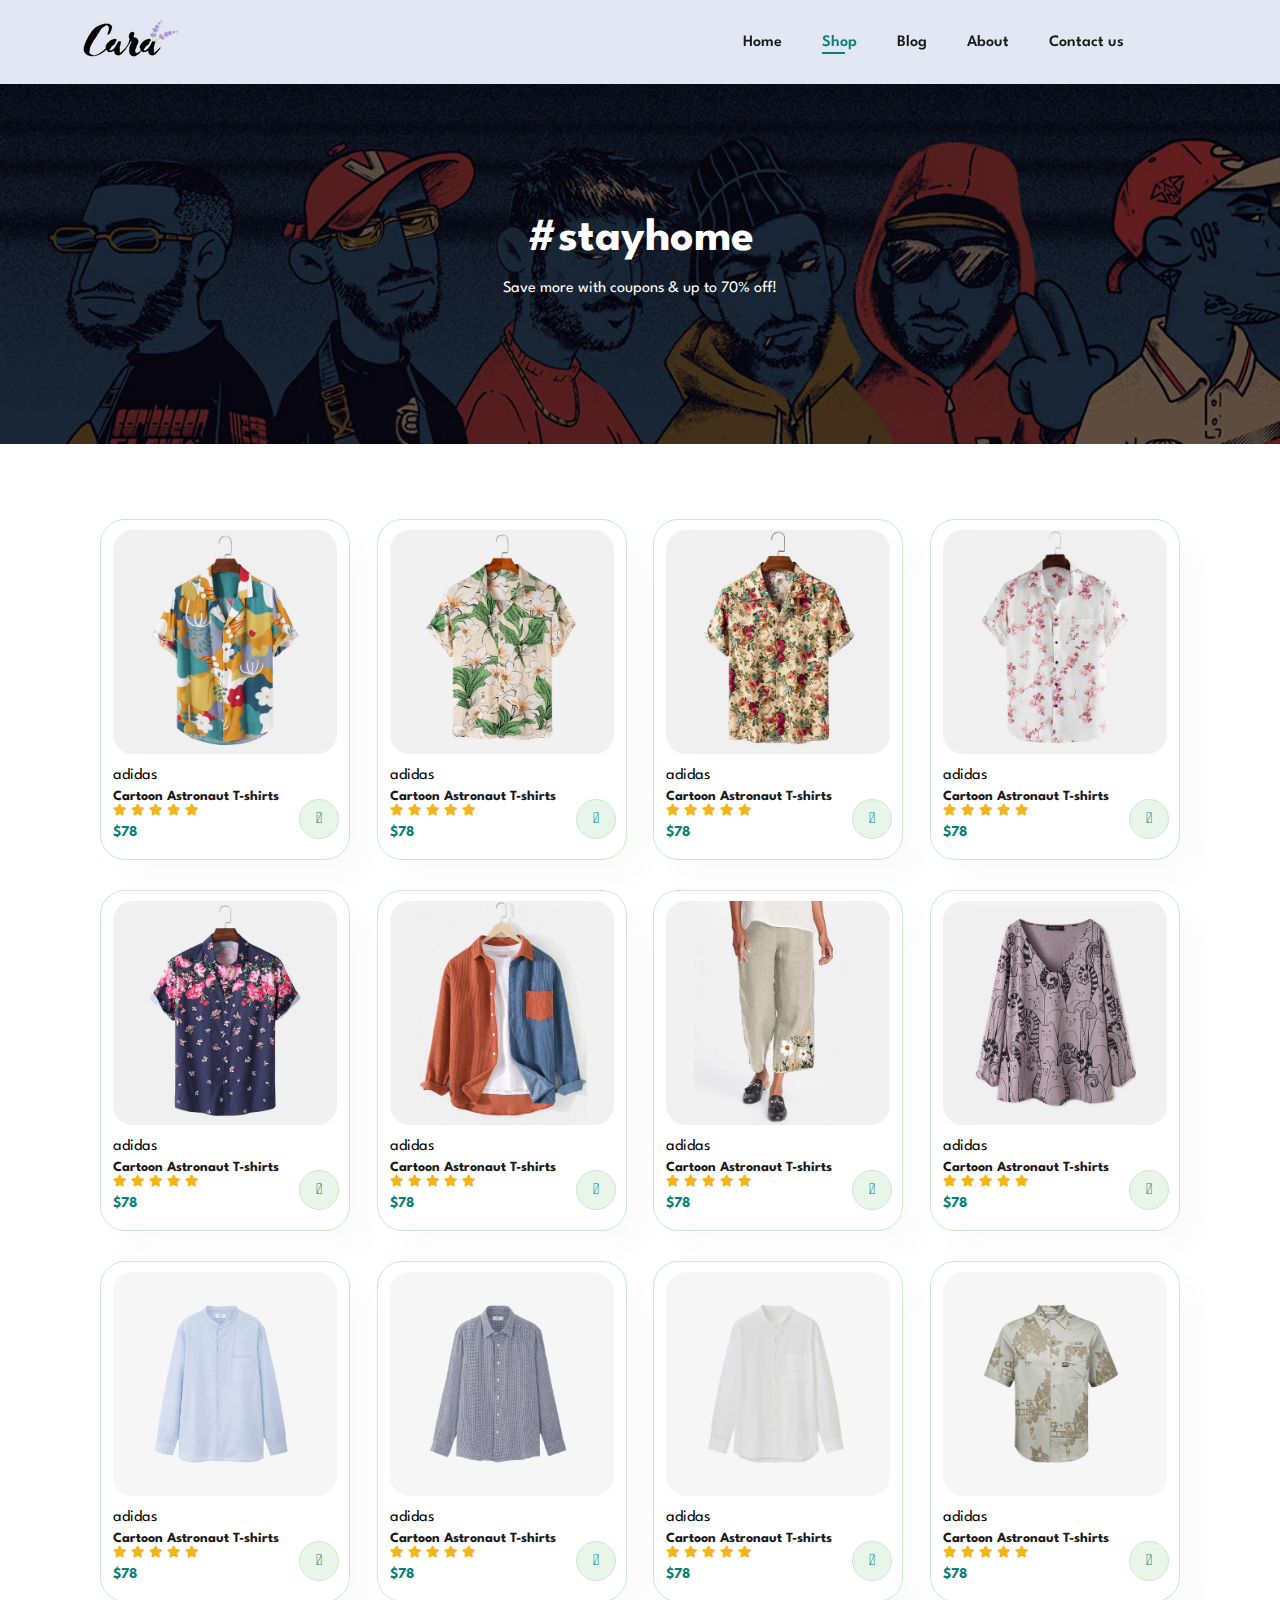
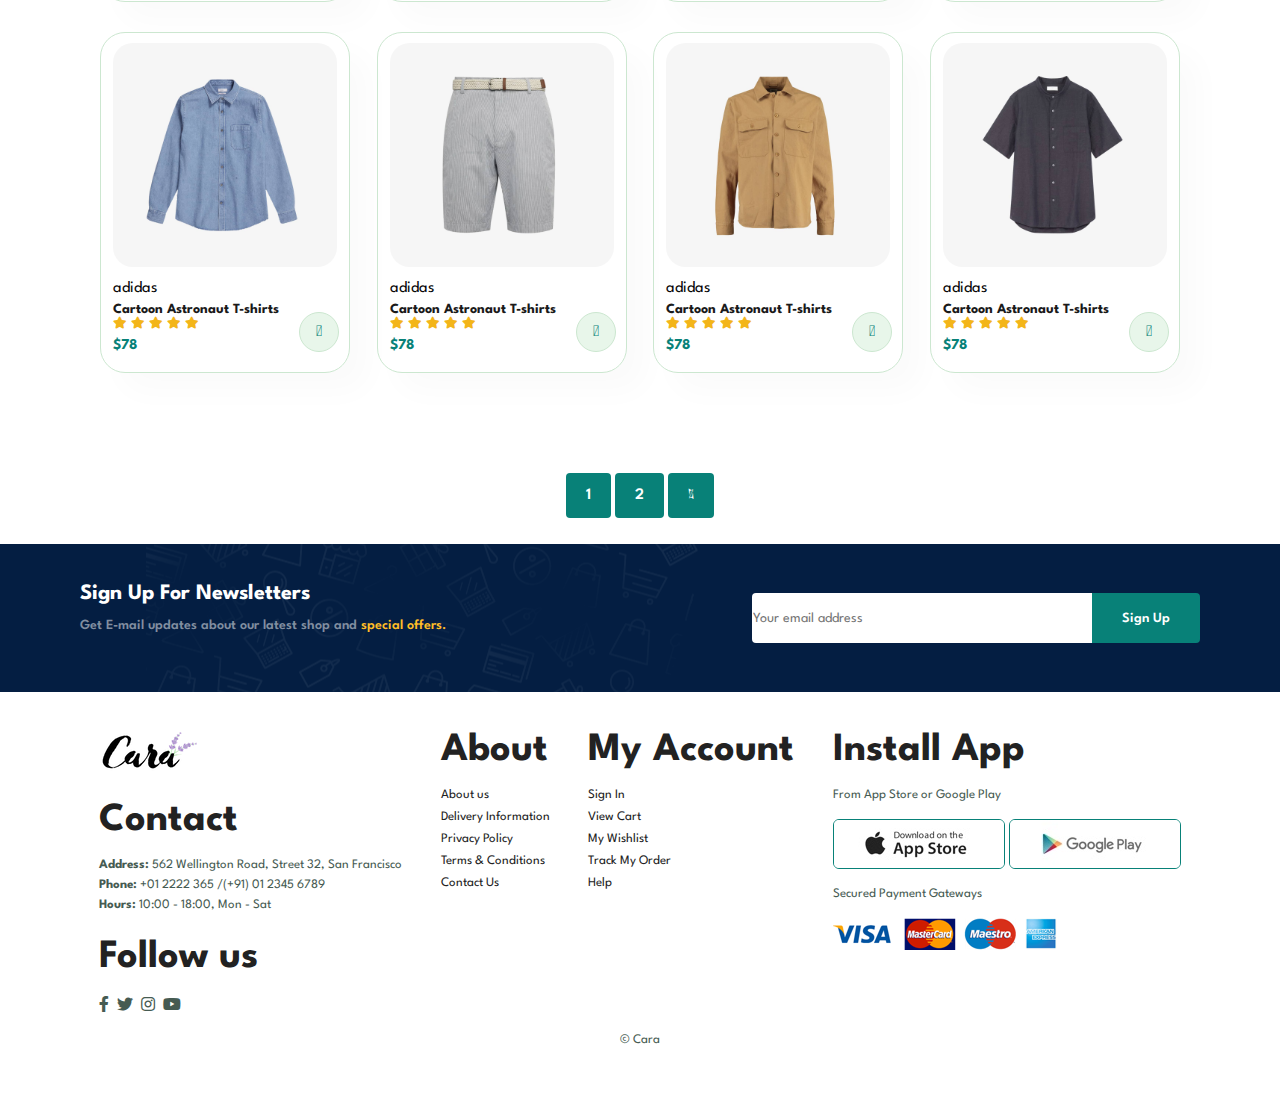
<file: shop.html>
<!DOCTYPE html>
<!--[if lt IE 7]>      <html class="no-js lt-ie9 lt-ie8 lt-ie7"> <![endif]-->
<!--[if IE 7]>         <html class="no-js lt-ie9 lt-ie8"> <![endif]-->
<!--[if IE 8]>         <html class="no-js lt-ie9"> <![endif]-->
<!--[if gt IE 8]>      <html class="no-js"> <!--<![endif]-->
<html>
  <head>
    <meta charset="utf-8" />
    <meta http-equiv="X-UA-Compatible" content="IE=edge" />
    <title>Ecommerce</title>
    <meta name="description" content="" />
    <meta name="viewport" content="width=device-width, initial-scale=1" />
    <link rel="stylesheet" href="style.css" />
    <link
      rel="stylesheet"
      href="https://pro.fontawesome.com/releases/v5.10.0/css/all.css"
    />
  </head>
  <body>
    <section id="header">
      <a href="#"><img src="img/logo.png" class="logo" alt="logo image" /></a>

      <div>
        <ul id="navbar">
          <li>
            <a href="index.html">Home</a>
          </li>
          <li>
            <a class="active" href="shop.html">Shop</a>
          </li>
          <li>
            <a href="blog.html">Blog</a>
          </li>
          <li>
            <a href="about.html">About</a>
          </li>
          <li>
            <a href="contact.html">Contact us</a>
          </li>
          <li>
            <a href="cart.html" id="lg-bag"
              ><i class="far fa-shopping-bag"></i
            ></a>
          </li>
          <a href="#" id="close"><i class="far fa-times"></i></a>
        </ul>
      </div>
      <div id="mobile">
        <a href="cart.html"><i class="far fa-shopping-bag"></i></a>
        <i id="bar" class="fas fa-outdent"></i>
      </div>
    </section>

    <section id="page-header">
      <h2>#stayhome</h2>

      <p>Save more with coupons & up to 70% off!</p>
    </section>

    <section id="product1" class="section-p1">
      <div class="pro-container">
        <div class="pro" onclick="window.location.href='sproduct.html'">
          <img src="img/products/f1.jpg" alt="" />
          <div class="des">
            <span>adidas</span>
            <h5>Cartoon Astronaut T-shirts</h5>
            <div class="star">
              <i class="fas fa-star"></i>
              <i class="fas fa-star"></i>
              <i class="fas fa-star"></i>
              <i class="fas fa-star"></i>
              <i class="fas fa-star"></i>
            </div>
            <h4>$78</h4>
          </div>
          <a href="#"><i class="fal fa-shopping-cart cart"></i></a>
        </div>

        <div class="pro">
          <img src="img/products/f2.jpg" alt="" />
          <div class="des">
            <span>adidas</span>
            <h5>Cartoon Astronaut T-shirts</h5>
            <div class="star">
              <i class="fas fa-star"></i>
              <i class="fas fa-star"></i>
              <i class="fas fa-star"></i>
              <i class="fas fa-star"></i>
              <i class="fas fa-star"></i>
            </div>
            <h4>$78</h4>
          </div>
          <a href="#"><i class="fal fa-shopping-cart cart"></i></a>
        </div>

        <div class="pro">
          <img src="img/products/f3.jpg" alt="" />
          <div class="des">
            <span>adidas</span>
            <h5>Cartoon Astronaut T-shirts</h5>
            <div class="star">
              <i class="fas fa-star"></i>
              <i class="fas fa-star"></i>
              <i class="fas fa-star"></i>
              <i class="fas fa-star"></i>
              <i class="fas fa-star"></i>
            </div>
            <h4>$78</h4>
          </div>
          <a href="#"><i class="fal fa-shopping-cart cart"></i></a>
        </div>

        <div class="pro">
          <img src="img/products/f4.jpg" alt="" />
          <div class="des">
            <span>adidas</span>
            <h5>Cartoon Astronaut T-shirts</h5>
            <div class="star">
              <i class="fas fa-star"></i>
              <i class="fas fa-star"></i>
              <i class="fas fa-star"></i>
              <i class="fas fa-star"></i>
              <i class="fas fa-star"></i>
            </div>
            <h4>$78</h4>
          </div>
          <a href="#"><i class="fal fa-shopping-cart cart"></i></a>
        </div>

        <div class="pro">
          <img src="img/products/f5.jpg" alt="" />
          <div class="des">
            <span>adidas</span>
            <h5>Cartoon Astronaut T-shirts</h5>
            <div class="star">
              <i class="fas fa-star"></i>
              <i class="fas fa-star"></i>
              <i class="fas fa-star"></i>
              <i class="fas fa-star"></i>
              <i class="fas fa-star"></i>
            </div>
            <h4>$78</h4>
          </div>
          <a href="#"><i class="fal fa-shopping-cart cart"></i></a>
        </div>

        <div class="pro">
          <img src="img/products/f6.jpg" alt="" />
          <div class="des">
            <span>adidas</span>
            <h5>Cartoon Astronaut T-shirts</h5>
            <div class="star">
              <i class="fas fa-star"></i>
              <i class="fas fa-star"></i>
              <i class="fas fa-star"></i>
              <i class="fas fa-star"></i>
              <i class="fas fa-star"></i>
            </div>
            <h4>$78</h4>
          </div>
          <a href="#"><i class="fal fa-shopping-cart cart"></i></a>
        </div>

        <div class="pro">
          <img src="img/products/f7.jpg" alt="" />
          <div class="des">
            <span>adidas</span>
            <h5>Cartoon Astronaut T-shirts</h5>
            <div class="star">
              <i class="fas fa-star"></i>
              <i class="fas fa-star"></i>
              <i class="fas fa-star"></i>
              <i class="fas fa-star"></i>
              <i class="fas fa-star"></i>
            </div>
            <h4>$78</h4>
          </div>
          <a href="#"><i class="fal fa-shopping-cart cart"></i></a>
        </div>

        <div class="pro">
          <img src="img/products/f8.jpg" alt="" />
          <div class="des">
            <span>adidas</span>
            <h5>Cartoon Astronaut T-shirts</h5>
            <div class="star">
              <i class="fas fa-star"></i>
              <i class="fas fa-star"></i>
              <i class="fas fa-star"></i>
              <i class="fas fa-star"></i>
              <i class="fas fa-star"></i>
            </div>
            <h4>$78</h4>
          </div>
          <a href="#"><i class="fal fa-shopping-cart cart"></i></a>
        </div>

        <div class="pro">
          <img src="img/products/n1.jpg" alt="" />
          <div class="des">
            <span>adidas</span>
            <h5>Cartoon Astronaut T-shirts</h5>
            <div class="star">
              <i class="fas fa-star"></i>
              <i class="fas fa-star"></i>
              <i class="fas fa-star"></i>
              <i class="fas fa-star"></i>
              <i class="fas fa-star"></i>
            </div>
            <h4>$78</h4>
          </div>
          <a href="#"><i class="fal fa-shopping-cart cart"></i></a>
        </div>

        <div class="pro">
          <img src="img/products/n2.jpg" alt="" />
          <div class="des">
            <span>adidas</span>
            <h5>Cartoon Astronaut T-shirts</h5>
            <div class="star">
              <i class="fas fa-star"></i>
              <i class="fas fa-star"></i>
              <i class="fas fa-star"></i>
              <i class="fas fa-star"></i>
              <i class="fas fa-star"></i>
            </div>
            <h4>$78</h4>
          </div>
          <a href="#"><i class="fal fa-shopping-cart cart"></i></a>
        </div>

        <div class="pro">
          <img src="img/products/n3.jpg" alt="" />
          <div class="des">
            <span>adidas</span>
            <h5>Cartoon Astronaut T-shirts</h5>
            <div class="star">
              <i class="fas fa-star"></i>
              <i class="fas fa-star"></i>
              <i class="fas fa-star"></i>
              <i class="fas fa-star"></i>
              <i class="fas fa-star"></i>
            </div>
            <h4>$78</h4>
          </div>
          <a href="#"><i class="fal fa-shopping-cart cart"></i></a>
        </div>

        <div class="pro">
          <img src="img/products/n4.jpg" alt="" />
          <div class="des">
            <span>adidas</span>
            <h5>Cartoon Astronaut T-shirts</h5>
            <div class="star">
              <i class="fas fa-star"></i>
              <i class="fas fa-star"></i>
              <i class="fas fa-star"></i>
              <i class="fas fa-star"></i>
              <i class="fas fa-star"></i>
            </div>
            <h4>$78</h4>
          </div>
          <a href="#"><i class="fal fa-shopping-cart cart"></i></a>
        </div>

        <div class="pro">
          <img src="img/products/n5.jpg" alt="" />
          <div class="des">
            <span>adidas</span>
            <h5>Cartoon Astronaut T-shirts</h5>
            <div class="star">
              <i class="fas fa-star"></i>
              <i class="fas fa-star"></i>
              <i class="fas fa-star"></i>
              <i class="fas fa-star"></i>
              <i class="fas fa-star"></i>
            </div>
            <h4>$78</h4>
          </div>
          <a href="#"><i class="fal fa-shopping-cart cart"></i></a>
        </div>

        <div class="pro">
          <img src="img/products/n6.jpg" alt="" />
          <div class="des">
            <span>adidas</span>
            <h5>Cartoon Astronaut T-shirts</h5>
            <div class="star">
              <i class="fas fa-star"></i>
              <i class="fas fa-star"></i>
              <i class="fas fa-star"></i>
              <i class="fas fa-star"></i>
              <i class="fas fa-star"></i>
            </div>
            <h4>$78</h4>
          </div>
          <a href="#"><i class="fal fa-shopping-cart cart"></i></a>
        </div>

        <div class="pro">
          <img src="img/products/n7.jpg" alt="" />
          <div class="des">
            <span>adidas</span>
            <h5>Cartoon Astronaut T-shirts</h5>
            <div class="star">
              <i class="fas fa-star"></i>
              <i class="fas fa-star"></i>
              <i class="fas fa-star"></i>
              <i class="fas fa-star"></i>
              <i class="fas fa-star"></i>
            </div>
            <h4>$78</h4>
          </div>
          <a href="#"><i class="fal fa-shopping-cart cart"></i></a>
        </div>

        <div class="pro">
          <img src="img/products/n8.jpg" alt="" />
          <div class="des">
            <span>adidas</span>
            <h5>Cartoon Astronaut T-shirts</h5>
            <div class="star">
              <i class="fas fa-star"></i>
              <i class="fas fa-star"></i>
              <i class="fas fa-star"></i>
              <i class="fas fa-star"></i>
              <i class="fas fa-star"></i>
            </div>
            <h4>$78</h4>
          </div>
          <a href="#"><i class="fal fa-shopping-cart cart"></i></a>
        </div>
      </div>
    </section>

    <section id="pagination" class="section-p1">
      <a href="#">1</a>
      <a href="#">2</a>
      <a href="#"><i class="fal fa-long-arrow-alt-right"></i></a>
    </section>

    <section id="newsletter" class="section-p1 section-m1">
      <div class="newstext">
        <h4>Sign Up For Newsletters</h4>
        <p>
          Get E-mail updates about our latest shop and
          <span>special offers.</span>
        </p>
      </div>
      <div class="form">
        <input type="text" placeholder="Your email address" />
        <button class="normal">Sign Up</button>
      </div>
    </section>

    <footer class="section-p1">
      <div class="col">
        <img class="logo" src="img/logo.png" alt="" />
        <h4>Contact</h4>
        <p>
          <strong>Address:</strong> 562 Wellington Road, Street 32, San
          Francisco
        </p>
        <p><strong>Phone:</strong> +01 2222 365 /(+91) 01 2345 6789</p>
        <p><strong>Hours:</strong> 10:00 - 18:00, Mon - Sat</p>
        <div class="follow">
          <h4>Follow us</h4>
          <div class="icon">
            <i class="fab fa-facebook-f"></i>
            <i class="fab fa-twitter"></i>
            <i class="fab fa-instagram"></i>
            <i class="fab fa-youtube"></i>
          </div>
        </div>
      </div>

      <div class="col">
        <h4>About</h4>
        <a href="#">About us</a>
        <a href="#">Delivery Information</a>
        <a href="#">Privacy Policy</a>
        <a href="#">Terms & Conditions</a>
        <a href="#">Contact Us</a>
      </div>

      <div class="col">
        <h4>My Account</h4>
        <a href="#">Sign In</a>
        <a href="#">View Cart</a>
        <a href="#">My Wishlist</a>
        <a href="#">Track My Order</a>
        <a href="#">Help</a>
      </div>

      <div class="col install">
        <h4>Install App</h4>
        <p>From App Store or Google Play</p>
        <div class="row">
          <img src="img/pay/app.jpg" alt="" />
          <img src="img/pay/play.jpg" alt="" />
        </div>
        <p>Secured Payment Gateways</p>
        <img src="img/pay/pay.png" alt="" />
      </div>

      <div class="copyright">
        <p>© Cara</p>
      </div>
    </footer>

    <script src="script.js" async defer></script>
  </body>
</html>
</file>
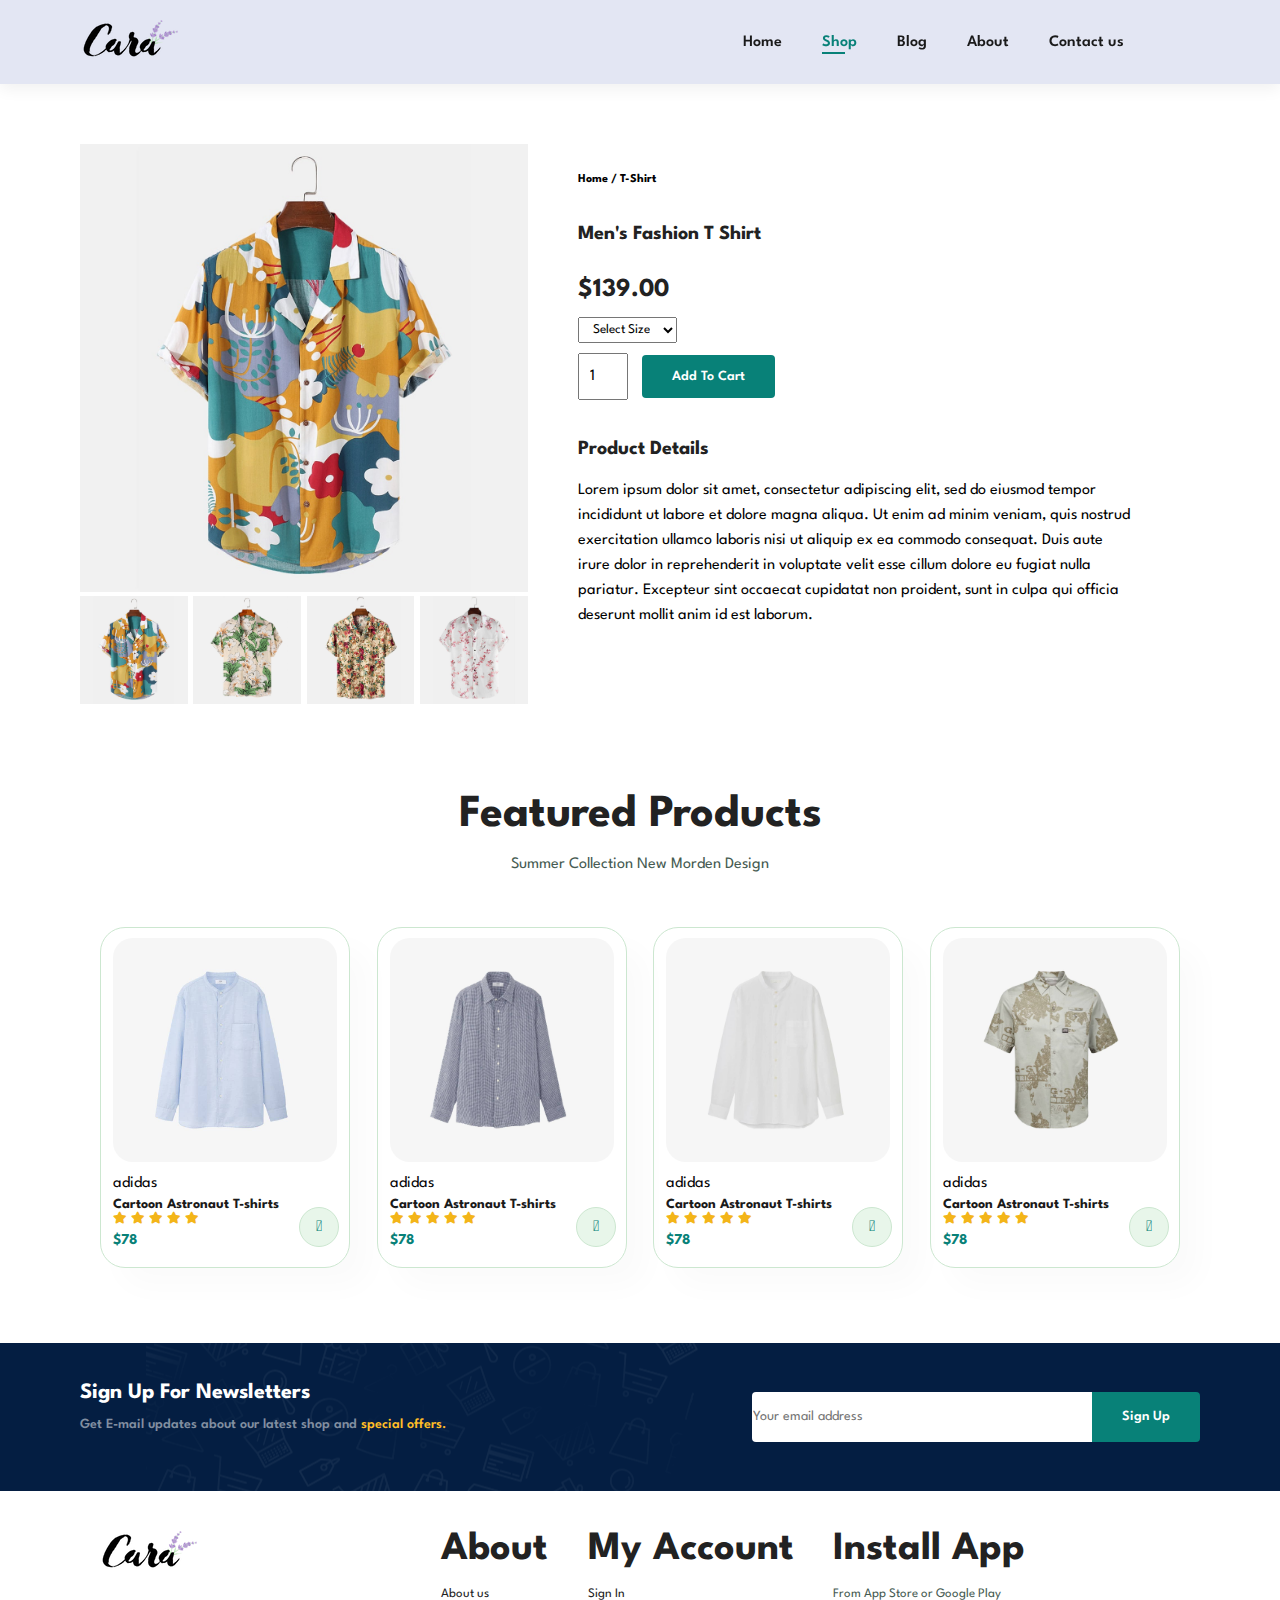
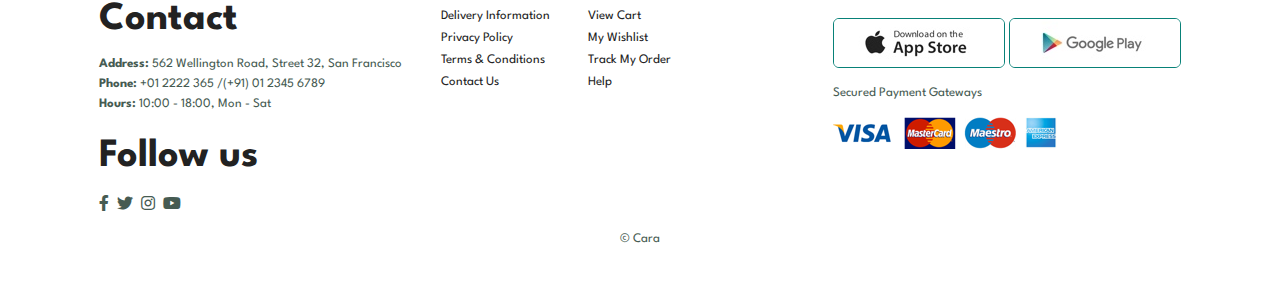
<file: sproduct.html>
<!DOCTYPE html>
<!--[if lt IE 7]>      <html class="no-js lt-ie9 lt-ie8 lt-ie7"> <![endif]-->
<!--[if IE 7]>         <html class="no-js lt-ie9 lt-ie8"> <![endif]-->
<!--[if IE 8]>         <html class="no-js lt-ie9"> <![endif]-->
<!--[if gt IE 8]>      <html class="no-js"> <!--<![endif]-->
<html>
  <head>
    <meta charset="utf-8" />
    <meta http-equiv="X-UA-Compatible" content="IE=edge" />
    <title>Ecommerce</title>
    <meta name="description" content="" />
    <meta name="viewport" content="width=device-width, initial-scale=1" />
    <link rel="stylesheet" href="style.css" />
    <link
      rel="stylesheet"
      href="https://pro.fontawesome.com/releases/v5.10.0/css/all.css"
    />
  </head>
  <body>
    <section id="header">
      <a href="#"><img src="img/logo.png" class="logo" alt="logo image" /></a>

      <div>
        <ul id="navbar">
          <li>
            <a href="index.html">Home</a>
          </li>
          <li>
            <a class="active" href="shop.html">Shop</a>
          </li>
          <li>
            <a href="blog.html">Blog</a>
          </li>
          <li>
            <a href="about.html">About</a>
          </li>
          <li>
            <a href="contact.html">Contact us</a>
          </li>
          <li>
            <a href="cart.html" id="lg-bag"
              ><i class="far fa-shopping-bag"></i
            ></a>
          </li>
          <a href="#" id="close"><i class="far fa-times"></i></a>
        </ul>
      </div>
      <div id="mobile">
        <a href="cart.html"><i class="far fa-shopping-bag"></i></a>
        <i id="bar" class="fas fa-outdent"></i>
      </div>
    </section>

    <section id="prodetails" class="section-p1">
      <div class="single-pro-image">
        <img src="img/products/f1.jpg" width="100%" id="MainImg" alt="" />

        <div class="small-img-group">
          <div class="small-img-col">
            <img
              src="img/products/f1.jpg"
              width="100%"
              class="small-img"
              alt=""
            />
          </div>

          <div class="small-img-col">
            <img
              src="img/products/f2.jpg"
              width="100%"
              class="small-img"
              alt=""
            />
          </div>

          <div class="small-img-col">
            <img
              src="img/products/f3.jpg"
              width="100%"
              class="small-img"
              alt=""
            />
          </div>

          <div class="small-img-col">
            <img
              src="img/products/f4.jpg"
              width="100%"
              class="small-img"
              alt=""
            />
          </div>
        </div>
      </div>

      <div class="single-pro-details">
        <h6>Home / T-Shirt</h6>
        <h4>Men's Fashion T Shirt</h4>
        <h2>$139.00</h2>
        <select>
          <option>Select Size</option>
          <option>XL</option>
          <option>XXL</option>
          <option>Small</option>
          <option>Large</option>
          <option>Meduim</option>
        </select>
        <input type="number" value="1" />
        <button class="normal">Add To Cart</button>
        <h4>Product Details</h4>
        <span
          >Lorem ipsum dolor sit amet, consectetur adipiscing elit, sed do
          eiusmod tempor incididunt ut labore et dolore magna aliqua. Ut enim ad
          minim veniam, quis nostrud exercitation ullamco laboris nisi ut
          aliquip ex ea commodo consequat. Duis aute irure dolor in
          reprehenderit in voluptate velit esse cillum dolore eu fugiat nulla
          pariatur. Excepteur sint occaecat cupidatat non proident, sunt in
          culpa qui officia deserunt mollit anim id est laborum.</span
        >
      </div>
    </section>

    <section id="product1" class="section-p1">
      <h2>Featured Products</h2>
      <p>Summer Collection New Morden Design</p>
      <div class="pro-container">
        <div class="pro">
          <img src="img/products/n1.jpg" alt="" />
          <div class="des">
            <span>adidas</span>
            <h5>Cartoon Astronaut T-shirts</h5>
            <div class="star">
              <i class="fas fa-star"></i>
              <i class="fas fa-star"></i>
              <i class="fas fa-star"></i>
              <i class="fas fa-star"></i>
              <i class="fas fa-star"></i>
            </div>
            <h4>$78</h4>
          </div>
          <a href="#"><i class="fal fa-shopping-cart cart"></i></a>
        </div>

        <div class="pro">
          <img src="img/products/n2.jpg" alt="" />
          <div class="des">
            <span>adidas</span>
            <h5>Cartoon Astronaut T-shirts</h5>
            <div class="star">
              <i class="fas fa-star"></i>
              <i class="fas fa-star"></i>
              <i class="fas fa-star"></i>
              <i class="fas fa-star"></i>
              <i class="fas fa-star"></i>
            </div>
            <h4>$78</h4>
          </div>
          <a href="#"><i class="fal fa-shopping-cart cart"></i></a>
        </div>

        <div class="pro">
          <img src="img/products/n3.jpg" alt="" />
          <div class="des">
            <span>adidas</span>
            <h5>Cartoon Astronaut T-shirts</h5>
            <div class="star">
              <i class="fas fa-star"></i>
              <i class="fas fa-star"></i>
              <i class="fas fa-star"></i>
              <i class="fas fa-star"></i>
              <i class="fas fa-star"></i>
            </div>
            <h4>$78</h4>
          </div>
          <a href="#"><i class="fal fa-shopping-cart cart"></i></a>
        </div>

        <div class="pro">
          <img src="img/products/n4.jpg" alt="" />
          <div class="des">
            <span>adidas</span>
            <h5>Cartoon Astronaut T-shirts</h5>
            <div class="star">
              <i class="fas fa-star"></i>
              <i class="fas fa-star"></i>
              <i class="fas fa-star"></i>
              <i class="fas fa-star"></i>
              <i class="fas fa-star"></i>
            </div>
            <h4>$78</h4>
          </div>
          <a href="#"><i class="fal fa-shopping-cart cart"></i></a>
        </div>
      </div>
    </section>

    <section id="newsletter" class="section-p1 section-m1">
      <div class="newstext">
        <h4>Sign Up For Newsletters</h4>
        <p>
          Get E-mail updates about our latest shop and
          <span>special offers.</span>
        </p>
      </div>
      <div class="form">
        <input type="text" placeholder="Your email address" />
        <button class="normal">Sign Up</button>
      </div>
    </section>

    <footer class="section-p1">
      <div class="col">
        <img class="logo" src="img/logo.png" alt="" />
        <h4>Contact</h4>
        <p>
          <strong>Address:</strong> 562 Wellington Road, Street 32, San
          Francisco
        </p>
        <p><strong>Phone:</strong> +01 2222 365 /(+91) 01 2345 6789</p>
        <p><strong>Hours:</strong> 10:00 - 18:00, Mon - Sat</p>
        <div class="follow">
          <h4>Follow us</h4>
          <div class="icon">
            <i class="fab fa-facebook-f"></i>
            <i class="fab fa-twitter"></i>
            <i class="fab fa-instagram"></i>
            <i class="fab fa-youtube"></i>
          </div>
        </div>
      </div>

      <div class="col">
        <h4>About</h4>
        <a href="#">About us</a>
        <a href="#">Delivery Information</a>
        <a href="#">Privacy Policy</a>
        <a href="#">Terms & Conditions</a>
        <a href="#">Contact Us</a>
      </div>

      <div class="col">
        <h4>My Account</h4>
        <a href="#">Sign In</a>
        <a href="#">View Cart</a>
        <a href="#">My Wishlist</a>
        <a href="#">Track My Order</a>
        <a href="#">Help</a>
      </div>

      <div class="col install">
        <h4>Install App</h4>
        <p>From App Store or Google Play</p>
        <div class="row">
          <img src="img/pay/app.jpg" alt="" />
          <img src="img/pay/play.jpg" alt="" />
        </div>
        <p>Secured Payment Gateways</p>
        <img src="img/pay/pay.png" alt="" />
      </div>

      <div class="copyright">
        <p>© Cara</p>
      </div>
    </footer>

    <script src="script.js" async defer></script>
  </body>
</html>
</file>
<file: style.css>
@import url("https://fonts.googleapis.com/css2?family=Spartan:wght@100;200;300;400;500;600;700;800;900&display=swap");

* {
  margin: 0;
  padding: 0;
  box-sizing: border-box;
  font-family: "Spartan", sans-serif;
}

h1 {
  font-size: 50px;
  line-height: 64px;
  color: #222;
}

h2 {
  font-size: 46px;
  line-height: 54px;
  color: #222;
}

h4 {
  font-size: 20px;
  color: #222;
}

h6 {
  font-weight: 700;
  font-size: 12px;
}

p {
  font-size: 16px;
  color: #465b52;
  margin: 15px 0 20px 0;
}

.section-p1 {
  padding: 40px 80px;
}

.section-pm1 {
  margin: 40px 0;
}

button.normal {
  font-size: 14px;
  font-weight: 600;
  padding: 15px 30px;
  color: #000;
  background-color: #fff;
  border-radius: 4px;
  cursor: pointer;
  border: none;
  outline: none;
  transition: 0.2s;
}

button.white {
  font-size: 13px;
  font-weight: 600;
  padding: 11px 18px;
  color: #fff;
  background-color: transparent;
  border-radius: 4px;
  cursor: pointer;
  border: 1px solid #fff;
  outline: none;
  transition: 0.2s;
}

body {
  width: 100%;
}

/* Header */

#header {
  display: flex;
  align-items: center;
  justify-content: space-between;
  padding: 20px 80px;
  background-color: #e3e6f3;
  box-shadow: 0 5px 15px rgba(0, 0, 0, 0.06);
  z-index: 999;
  position: sticky;
  top: 0;
  left: 0;
}

#navbar {
  display: flex;
  align-items: center;
  justify-content: center;
}

#close {
  display: none;
}

#navbar li {
  list-style: none;
  padding: 0 20px;
  position: relative;
}

#navbar li a {
  text-decoration: none;
  font-size: 16px;
  font-weight: 600;
  color: #1a1a1a;
  transition: 0.3s ease;
}

#navbar li a:hover,
#navbar li a.active {
  color: #088178;
}

#navbar li a.active::after,
#navbar li a:hover::after {
  content: "";
  width: 30%;
  height: 2px;
  background-color: #088178;
  position: absolute;
  bottom: -4px;
  left: 20px;
}

#mobile {
  display: none;
  align-items: center;
}

/* Home Page */

#hero {
  background-image: url("img/hero4.png");
  height: 90vh;
  width: 100%;
  background-size: cover;
  background-position: top 25% right 0;
  padding: 0 80px;
  display: flex;
  flex-direction: column;
  align-items: flex-start;
  justify-content: center;
}

#hero h4 {
  padding-bottom: 15px;
}

#hero h1 {
  color: #088178;
}

#hero button {
  background-image: url("img/button.png");
  background-color: transparent;
  border: 0;
  color: #088178;
  cursor: pointer;
  padding: 14px 80px 14px 65px;
  background-repeat: no-repeat;
  font-weight: 700;
  font-size: 15px;
}

/* Features */

#feature {
  display: flex;
  align-items: center;
  justify-content: space-between;
  flex-wrap: wrap;
}
#feature .fe-box {
  width: 180px;
  text-align: center;
  padding: 25px 15px;
  box-shadow: 20px 20px 34px rgb(0, 0, 0, 0.03);
  border: 1px solid #cce7d0;
  border-radius: 4px;
  margin: 15px 0;
}

#feature .fe-box:hover {
  box-shadow: 10px 10px 54px rgba(70, 62, 221, 0.1);
}

#feature .fe-box img {
  width: 100%;
  margin-bottom: 10px;
}

#feature .fe-box h6 {
  display: inline-block;
  padding: 9px 8px 6px 8px;
  line-height: 1;
  border-radius: 4px;
  color: #088178;
  background-color: #fddde4;
}

#feature .fe-box:nth-child(2) h6 {
  background-color: #cdebbc;
}

#feature .fe-box:nth-child(3) h6 {
  background-color: #d1e8f2;
}

#feature .fe-box:nth-child(4) h6 {
  background-color: #cdd4f8;
}

#feature .fe-box:nth-child(53) h6 {
  background-color: #f6dbf6;
}

#feature .fe-box:nth-child(6) h6 {
  background-color: #fff2e5;
}

/* Product  */

#product1 .pro-container {
  display: flex;
  padding: 20px;
  flex-wrap: wrap;
  justify-content: space-between;
}

#product1 {
  text-align: center;
}

#product1 .pro {
  width: 23%;
  min-width: 250px;
  padding: 10px 12px;
  border: 1px solid #cce7d0;
  border-radius: 25px;
  cursor: pointer;
  box-shadow: 20px 20px 30px rgb(0, 0, 0, 0.02);
  margin: 15px 0;
  transition: 0.2s ease;
  position: relative;
}

#product1 .pro:hover {
  box-shadow: 20px 20px 30px rgb(0, 0, 0, 0.06);
}

#product1 .pro img {
  width: 100%;
  border-radius: 20px;
}

#product1 .pro .des {
  text-align: start;
  padding: 10px 0;
}

#product1 .pro .des span {
  color: #060606;
}

#product1 .pro .des h5 {
  padding-top: 7px;
  color: #1a1a1a;
  font-size: 14px;
}

#product1 .pro .des i {
  font-size: 12px;
  color: rgb(243, 181, 25);
}

#product1 .pro .des h4 {
  padding-top: 7px;
  font-size: 15px;
  font-weight: 700;
  color: #088178;
}

#product1 .pro .cart {
  position: absolute;
  width: 40px;
  height: 40px;
  border-radius: 50px;
  line-height: 40px;
  background-color: #e8f6ea;
  font-weight: 500;
  color: #088178;
  border: 1px solid #cce7d0;
  bottom: 20px;
  right: 10px;
}

#banner {
  display: flex;
  flex-direction: column;
  justify-content: center;
  align-items: center;
  text-align: center;
  background-image: url("img/banner/b2.jpg");
  width: 100%;
  height: 40vh;
  background-size: cover;
  background-position: center;
}

#banner h4 {
  color: #fff;
  font-size: 16px;
}

#banner h2 {
  color: #fff;
  font-size: 20px;
  padding: 10px 0;
}

#banner h2 span {
  color: #ef3636;
}

#banner button:hover {
  background-color: #088178;
  color: #fff;
}

#sm-banner {
  display: flex;
  justify-content: space-between;
  flex-wrap: wrap;
}

#sm-banner .banner-box {
  display: flex;
  flex-direction: column;
  justify-content: center;
  align-items: flex-start;
  background-image: url("img/banner/b17.jpg");
  min-width: 600px;
  height: 50vh;
  background-size: cover;
  background-position: center;
  padding: 30px;
}

#sm-banner .banner-box2 {
  background-image: url("img/banner/b10.jpg");
}

#sm-banner h4 {
  color: #fff;
  font-size: 20px;
  font-weight: 300;
}

#sm-banner h2 {
  color: #fff;
  font-size: 28px;
  font-weight: 800;
}

#sm-banner span {
  color: #fff;
  font-size: 14px;
  font-weight: 500;
  padding-bottom: 15px;
}

#sm-banner .banner-box:hover button {
  background-color: #088178;
  border: 1px solid #088178;
}

#banner3 {
  display: flex;
  flex-wrap: wrap;
  justify-content: space-between;
  padding: 0 80px;
}

#banner3 .banner-box {
  display: flex;
  flex-direction: column;
  justify-content: center;
  align-items: flex-start;
  background-image: url("img/banner/b7.jpg");
  min-width: 30%;
  height: 30vh;
  background-size: cover;
  background-position: center;
  padding: 20px;
  margin-bottom: 20px;
}

#banner3 .banner-box2 {
  background-image: url("img/banner/b4.jpg");
}

#banner3 .banner-box3 {
  background-image: url("img/banner/b18.jpg");
}

#banner3 h2 {
  color: #fff;
  font-weight: 900;
  font-size: 22px;
}

#banner3 h3 {
  color: #ec544e;
  font-weight: 800;
  font-size: 15px;
}

#newsletter {
  display: flex;
  justify-content: space-between;
  flex-wrap: wrap;
  align-items: center;
  background-image: url("img/banner/b14.png");
  background-repeat: no-repeat;
  background-position: 20% 30%;
  background-color: #041e42;
}

#newsletter h4 {
  font-size: 22px;
  font-weight: 700;
  color: #fff;
}

#newsletter p {
  font-size: 14px;
  font-weight: 600;
  color: #818ea0;
}

#newsletter p span {
  color: #ffbd27;
}

#newsletter .form {
  display: flex;
  width: 40%;
}

#newsletter input {
  height: 3.125rem;
  padding: 0;
  font-size: 14px;
  width: 100%;
  border: 1px solid transparent;
  border-radius: 4px;
  outline: none;
  border-top-right-radius: 0;
  border-bottom-right-radius: 0;
}

#newsletter button {
  background-color: #088178;
  color: #fff;
  white-space: nowrap;
  border-top-left-radius: 0;
  border-bottom-left-radius: 0;
}

footer {
  display: flex;
  flex-wrap: wrap;
  justify-content: space-around;
}

footer .col {
  display: flex;
  flex-direction: column;
  align-items: flex-start;
  margin-bottom: 20px;
}

footer .logo {
  margin-bottom: 30px;
}

footer h4 {
  font-size: 40px;
  padding-bottom: 20px;
}

footer p {
  font-size: 13px;
  margin: 0 0 8px 0;
}

footer a {
  font-size: 13px;
  text-decoration: none;
  color: #222;
  margin-bottom: 10px;
}

footer .follow {
  margin-top: 20px;
}

footer .follow i {
  color: #465b52;
  padding-right: 4px;
  cursor: pointer;
  transition: 0.2s ease;
}

footer .follow i:hover,
footer a:hover {
  color: #088178;
}

footer .install .row img {
  border: 1px solid #088178;
  border-radius: 6px;
}

footer .install img {
  margin: 10px 0 15px 0;
}

footer .copyright {
  width: 100%;
  text-align: center;
}

/* Shop page */

#page-header {
  background-image: url("img/banner/b1.jpg");
  height: 40vh;
  width: 100%;
  background-size: cover;
  display: flex;
  justify-content: center;
  text-align: center;
  flex-direction: column;
  padding: 14px;
}

#page-header h2,
#page-header p {
  color: #fff;
}

#pagination {
  text-align: center;
}

#pagination a {
  text-decoration: none;
  background-color: #088178;
  padding: 15px 20px;
  border-radius: 4px;
  color: #fff;
  font-weight: 600;
}

#pagination a i {
  font-size: 16px;
  font-weight: 600;
}

/* Single Product */

#prodetails {
  display: flex;
  margin-top: 20px;
}

#prodetails .single-pro-image {
  width: 40%;
  margin-right: 50px;
}

.small-img-group {
  display: flex;
  justify-content: space-between;
}

.small-img-col {
  flex-basis: 24%;
  cursor: pointer;
}

#prodetails .single-pro-details {
  width: 50%;
  padding-top: 30px;
}

#prodetails .single-pro-details h4 {
  padding: 40px 0 20px 0;
}

#prodetails .single-pro-details h2 {
  font-size: 26px;
}

#prodetails .single-pro-details select {
  display: block;
  padding: 5px 10px;
  margin-bottom: 10px;
}

#prodetails .single-pro-details input {
  width: 50px;
  height: 47px;
  padding-left: 10px;
  font-size: 16px;
  margin-right: 10px;
}

#prodetails .single-pro-details input:focus {
  outline: none;
}

#prodetails .single-pro-details button {
  background-color: #088178;
  color: #fff;
}

#prodetails .single-pro-details span {
  line-height: 25px;
}

/* Blog Page */

#page-header.blog-header {
  background-image: url("img/banner/b19.jpg");
}

#blog {
  padding: 150px 150px 0 150px;
}

#blog .blog-box {
  display: flex;
  align-items: center;
  width: 100%;
  position: relative;
  padding-bottom: 90px;
}

#blog .blog-img {
  width: 50%;
  margin-right: 40px;
}

#blog img {
  width: 100%;
  height: 300px;
  object-fit: cover;
}

#blog .blog-details {
  width: 50%;
}

#blog .blog-details a {
  text-decoration: none;
  font-size: 11px;
  color: #000;
  font-weight: 700;
  position: relative;
  transition: 0.3s;
}

#blog .blog-details a::after {
  content: "";
  width: 50px;
  height: 1px;
  background-color: #000;
  position: absolute;
  top: 4px;
  right: -60px;
}

#blog .blog-details a:hover {
  color: #088178;
}

#blog .blog-details a:hover::after {
  background-color: #088178;
}

#blog .blog-box h1 {
  position: absolute;
  top: -40px;
  left: 0;
  font-size: 70px;
  font-weight: 700;
  color: #c9cbce;
  z-index: -1;
}

/* About Page */
#page-header.about-header {
  background-image: url("img/about/banner.png");
}

#about-head {
  display: flex;
  align-items: center;
}

#about-head img {
  width: 50%;
  height: auto;
}

#about-head div {
  padding-left: 40px;
}

#about-app {
  text-align: center;
}

#about-app .video {
  width: 70%;
  height: 100%;
  margin: 30px auto 0 auto;
}

#about-app .video video {
  width: 100%;
  height: 100%;
  border-radius: 20px;
}

/* Contact page */

#contact-details {
  display: flex;
  align-items: center;
  justify-content: space-between;
}

#contact-details .details {
  width: 40%;
}

#contact-details .details span,
#form-details form span {
  font-size: 12px;
}

#contact-details .details h2,
#form-details form h2 {
  font-size: 26px;
  line-height: 35px;
  padding: 20px 0;
}

#contact-details .details h3 {
  font-size: 16px;
  padding-bottom: 15px;
}

#contact-details .details li {
  list-style: none;
  display: flex;
  padding: 10px 0;
}

#contact-details .details li i {
  font-size: 14px;
  padding-right: 22px;
}

#contact-details .details li p {
  margin: 0;
  font-size: 14px;
}

#contact-details .map {
  width: 55%;
  height: 400px;
}

#contact-details iframe {
  width: 100%;
  height: 100%;
}

#form-details {
  display: flex;
  justify-content: space-between;
  margin: 30px;
  padding: 80px;
  border: 1px solid #e1e1e1;
}

#form-details form {
  width: 65%;
  display: flex;
  flex-direction: column;
  align-items: flex-start;
}

#form-details form input,
#form-details form textarea {
  width: 100%;
  padding: 12px 15px;
  outline: none;
  margin-bottom: 20px;
  border: 1px solid #e1e1e1;
}

#form-details form button {
  background-color: #088178;
  color: #fff;
}

#form-details .people div {
  padding-bottom: 25px;
  display: flex;
  align-items: flex-start;
}

#form-details .people div img {
  width: 65px;
  height: 65px;
  object-fit: cover;
  margin-right: 15px;
}

#form-details .people div p {
  margin: 0;
  font-size: 13px;
  line-height: 25px;
}

#form-details .people div p span {
  display: block;
  font-size: 16px;
  font-weight: 600;
  color: #000;
}

/* Cart Page */

#cart {
  overflow-x: auto;
}

#cart table {
  width: 100%;
  border-collapse: collapse;
  table-layout: fixed;
  white-space: nowrap;
}

#cart table img {
  width: 70px;
}

#cart table td:nth-child(1) {
  width: 100px;
  text-align: center;
}

#cart table td:nth-child(2) {
  width: 150px;
  text-align: center;
}

#cart table td:nth-child(3) {
  width: 250px;
  text-align: center;
}

#cart table td:nth-child(4),
#cart table td:nth-child(5),
#cart table td:nth-child(6) {
  width: 150px;
  text-align: center;
}

#cart table td:nth-child(5) input {
  width: 70px;
  padding: 10px 5px 10px 15px;
}

#cart table thead {
  border: 1px solid #e2e9e1;
  border-left: none;
  border-right: none;
}

#cart table thead td {
  font-weight: 700;
  text-transform: uppercase;
  font-size: 13px;
  padding: 18px 0;
}

#cart table tbody tr td {
  padding-top: 15px;
}

#cart table tbody td {
  font-size: 13px;
}

#cart-add {
  display: flex;
  flex-wrap: wrap;
  justify-content: space-between;
}

#cart-add #coupon {
  width: 50%;
  margin-bottom: 30px;
}

#coupon h3,
#subtotal h3 {
  padding-bottom: 15px;
}

#coupon input {
  padding: 10px 20px;
  outline: none;
  width: 60%;
  margin-right: 10px;
  border: 1px solid #e2e9e1;
}

#coupon button,
#subtotal button {
  background-color: #088178;
  color: #fff;
  padding: 12px 20px;
}

#subtotal {
  width: 50%;
  margin-bottom: 30px;
  border: 1px solid #e2e9e1;
  padding: 30px;
}

#subtotal table {
  border-collapse: collapse;
  width: 100%;
  margin-bottom: 20px;
}

#subtotal table td {
  width: 50%;
  border: 1px solid #e2e9e1;
  padding: 10px;
  font-size: 13px;
}
/* Start media Query */

@media (max-width: 799px) {
  .section-p1 {
    padding: 40px 40px;
  }

  #navbar {
    flex-direction: column;
    align-items: flex-start;
    justify-content: flex-start;
    position: fixed;
    top: 0;
    right: -300px;
    height: 100vh;
    width: 300px;
    background-color: #e3e6f3;
    box-shadow: 0 40px 60px rgba(0, 0, 0, 0.1);
    padding: 80px 0 0 10px;
    transition: 0.3s;
  }

  #navbar.active {
    right: 0px;
  }

  #navbar li {
    margin-bottom: 25px;
  }

  #mobile {
    display: flex;
  }

  #mobile i {
    color: #1a1a1a;
    font-size: 24px;
    padding-left: 20px;
  }

  #close {
    position: absolute;
    top: 30px;
    left: 30px;
    color: #222;
    font-size: 24px;
    display: initial;
  }

  #lg-bag {
    display: none;
  }

  #hero {
    height: 70vh;
    background-position: top 30% right 30%;
    padding: 0 80px;
  }

  #feature {
    justify-content: center;
  }

  #feature .fe-box {
    margin: 15px 15px;
  }

  #product1 .pro-container {
    justify-content: center;
  }

  #product1 .pro {
    margin: 15px;
  }

  #banner {
    height: 20vh;
  }

  #sm-banner .banner-box {
    min-width: 100%;
    height: 30vh;
  }

  #banner3 {
    padding: 0 40px;
  }

  #banner3 .banner-box {
    width: 28%;
  }

  #newsletter .form {
    width: 70%;
  }

  /* Contact page */
  #form-details {
    padding: 40px;
  }

  #form-details form {
    width: 50%;
  }
}

@media (max-width: 477px) {
  #header {
    padding: 10px 30px;
  }

  h1 {
    font-size: 38px;
  }

  h2 {
    font-size: 32px;
  }

  #hero {
    padding: 0 20px;
    background-position: 55%;
  }

  .section-p1 {
    padding: 20px;
  }

  #feature {
    justify-content: space-between;
  }

  #feature .fe-box {
    width: 155px;
    margin: 0 0 15px 0;
  }

  #product1 .pro {
    width: 100%;
  }

  #banner {
    height: 40vh;
  }

  #sm-banner .banner-box {
    height: 40vh;
  }

  #sm-banner .banner-box2 {
    margin-top: 20px;
  }

  #banner3 {
    padding: 0 20px;
  }

  #banner3 .banner-box {
    width: 100%;
  }

  #newsletter {
    padding: 40px 20px;
  }

  #newsletter .form {
    width: 100%;
  }

  footer .copyright {
    text-align: start;
  }

  /* Single Product */
  #prodetails {
    flex-direction: column;
  }
  #prodetails .single-pro-image {
    width: 100%;
    margin-right: 0px;
  }
  #prodetails .single-pro-details {
    width: 100%;
  }

  /* blog */
  #blog {
    padding: 100px 20px 0 20px;
  }
  #blog .blog-box {
    flex-direction: column;
    align-items: flex-start;
  }

  #blog .blog-img {
    width: 100%;
    margin-right: 0;
    margin-bottom: 30px;
  }

  #blog .blog-details {
    width: 100%;
  }

  /* About page */
  #about-head {
    flex-direction: column;
  }

  #about-head img {
    width: 100%;
    margin-bottom: 20px;
  }

  #about-head div {
    padding-left: 0;
  }

  #about-app .video {
    width: 100%;
  }

  /* Contact page */

  #contact-details {
    flex-direction: column;
  }

  #contact-details .details {
    width: 100%;
    margin-bottom: 30px;
  }

  #contact-details .map {
    width: 100%;
  }

  #form-details {
    margin: 10px;
    padding: 30px 10px;
    flex-wrap: wrap;
  }

  #form-details form {
    width: 100%;
    margin-bottom: 30px;
  }

  /* Cart page */

  #cart-add {
    flex-direction: column;
  }

  #cart-add #coupon {
    width: 100%;
  }

  #subtotal {
    width: 100%;
    padding: 20px;
  }
}
</file>
